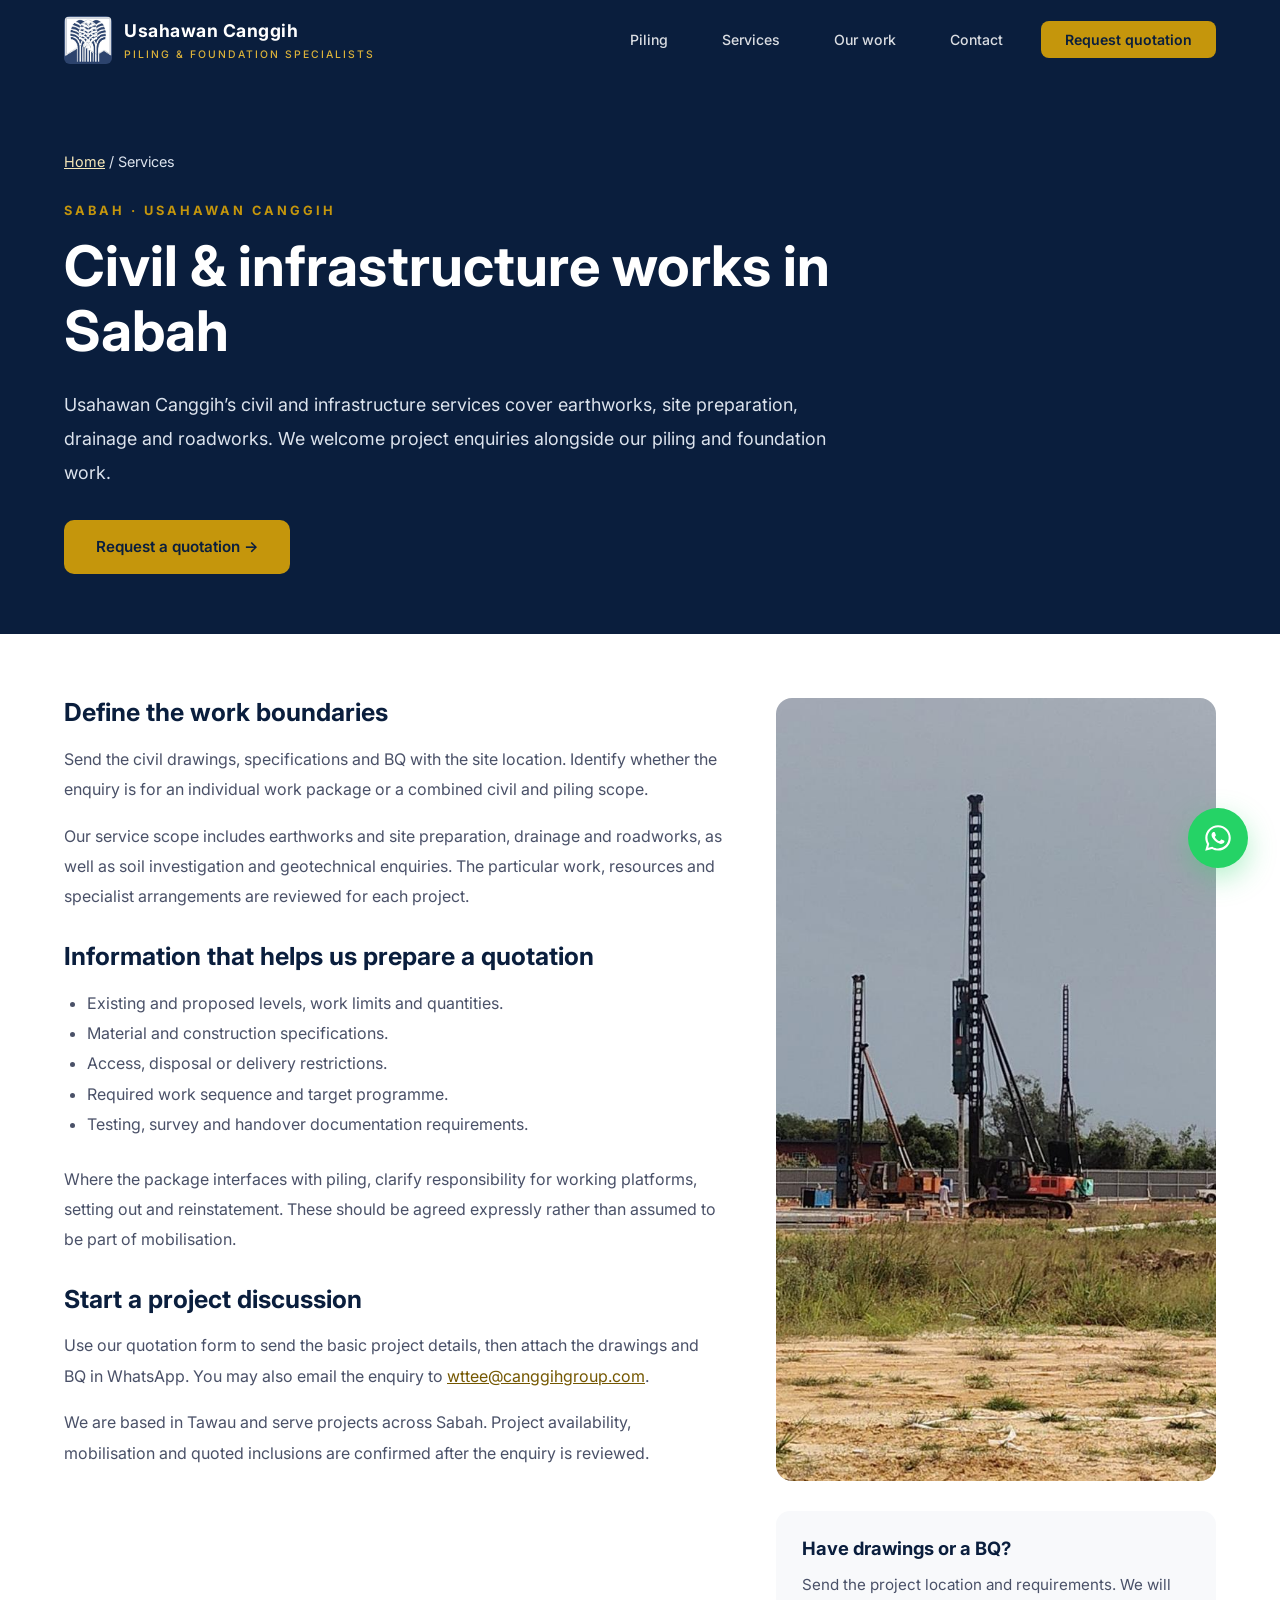
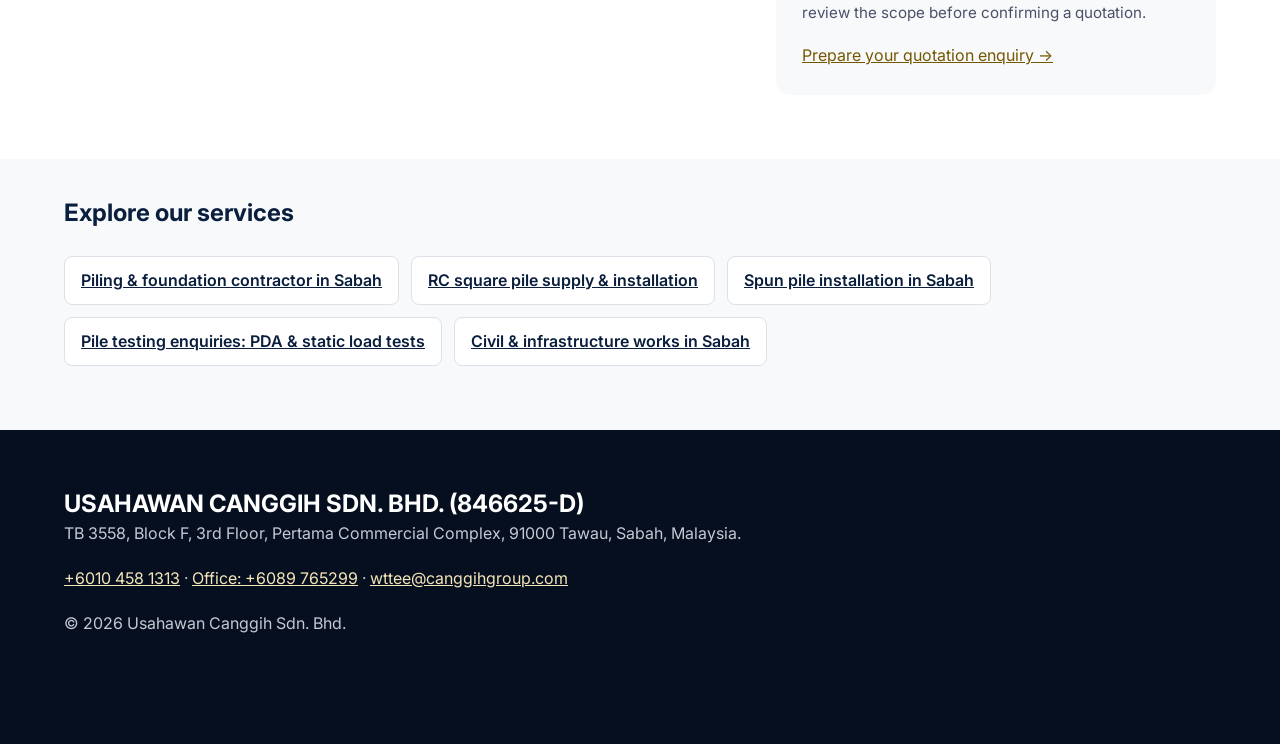
<file: civil-infrastructure-works.html>
<!DOCTYPE html><html lang="en"><head><meta charset="UTF-8"><meta name="viewport" content="width=device-width, initial-scale=1"><title>Civil &amp; Infrastructure Works in Sabah | Usahawan Canggih</title><meta name="description" content="Enquire about earthworks, site preparation, drainage and roadworks in Sabah. Send your civil works drawings and BQ to Usahawan Canggih."><link rel="canonical" href="https://canggihgroup.com.my/civil-infrastructure-works.html"><meta property="og:type" content="website"><meta property="og:locale" content="en_MY"><meta property="og:site_name" content="Usahawan Canggih"><meta property="og:title" content="Civil &amp; Infrastructure Works in Sabah | Usahawan Canggih"><meta property="og:description" content="Enquire about earthworks, site preparation, drainage and roadworks in Sabah. Send your civil works drawings and BQ to Usahawan Canggih."><meta property="og:url" content="https://canggihgroup.com.my/civil-infrastructure-works.html"><meta property="og:image" content="https://canggihgroup.com.my/hero-piling.jpg"><meta name="twitter:card" content="summary_large_image"><script type="application/ld+json">{"@context": "https://schema.org", "@graph": [{"@type": "GeneralContractor", "@id": "https://canggihgroup.com.my/#business", "name": "Usahawan Canggih Sdn. Bhd.", "url": "https://canggihgroup.com.my/", "image": "https://canggihgroup.com.my/hero-piling.jpg", "logo": "https://canggihgroup.com.my/logo.jpg", "telephone": "+60104581313", "email": "wttee@canggihgroup.com", "address": {"@type": "PostalAddress", "streetAddress": "TB 3558, Block F, 3rd Floor, Pertama Commercial Complex", "addressLocality": "Tawau", "addressRegion": "Sabah", "postalCode": "91000", "addressCountry": "MY"}, "areaServed": {"@type": "State", "name": "Sabah"}, "identifier": "846625-D"}, {"@type": "WebSite", "@id": "https://canggihgroup.com.my/#website", "url": "https://canggihgroup.com.my/", "name": "Usahawan Canggih", "publisher": {"@id": "https://canggihgroup.com.my/#business"}}, {"@type": "Service", "name": "Civil & infrastructure works in Sabah", "provider": {"@id": "https://canggihgroup.com.my/#business"}, "areaServed": {"@type": "State", "name": "Sabah"}, "url": "https://canggihgroup.com.my/civil-infrastructure-works.html", "description": "Enquire about earthworks, site preparation, drainage and roadworks in Sabah. Send your civil works drawings and BQ to Usahawan Canggih."}, {"@type": "BreadcrumbList", "itemListElement": [{"@type": "ListItem", "position": 1, "name": "Home", "item": "https://canggihgroup.com.my/"}, {"@type": "ListItem", "position": 2, "name": "Civil & infrastructure works in Sabah", "item": "https://canggihgroup.com.my/civil-infrastructure-works.html"}]}]}</script><link rel="icon" href="favicon.ico"><link rel="preconnect" href="https://fonts.googleapis.com"><link href="https://fonts.googleapis.com/css2?family=Inter:wght@400;500;600;700;800&display=swap" rel="stylesheet"><link rel="stylesheet" href="assets/site.css?v=20261117b"><link rel="stylesheet" href="assets/lead-generation.css?v=20261117b"></head><body class="service-page"><a class="skip-link" href="#main">Skip to content</a><nav class="navbar" id="navbar"><div class="container"><a href="/" class="nav-logo"><img src="logo.jpg" alt="Usahawan Canggih"><div><div class="nav-logo-text">Usahawan Canggih</div><div class="nav-logo-sub">Piling &amp; Foundation Specialists</div></div></a><button class="nav-toggle" aria-label="Open navigation" aria-expanded="false" aria-controls="navLinks" onclick="toggleNav()"><span></span><span></span><span></span></button><ul class="nav-links" id="navLinks"><li><a href="piling-contractor-sabah.html">Piling</a></li><li><a href="/#services">Services</a></li><li><a href="/#projects">Our work</a></li><li><a href="/#contact">Contact</a></li><li><a href="request-quotation.html" class="nav-cta">Request quotation</a></li></ul></div></nav><main id="main"><header class="page-hero"><div class="container"><p class="breadcrumb"><a href="/">Home</a> / Services</p><span class="section-label">Sabah · Usahawan Canggih</span><h1>Civil & infrastructure works in Sabah</h1><p class="page-lead">Usahawan Canggih’s civil and infrastructure services cover earthworks, site preparation, drainage and roadworks. We welcome project enquiries alongside our piling and foundation work.</p><a href="request-quotation.html" class="btn btn-primary">Request a quotation →</a></div></header><section class="service-body"><div class="container article-grid"><article class="article-copy"><h2>Define the work boundaries</h2><p>Send the civil drawings, specifications and BQ with the site location. Identify whether the enquiry is for an individual work package or a combined civil and piling scope.</p><p>Our service scope includes earthworks and site preparation, drainage and roadworks, as well as soil investigation and geotechnical enquiries. The particular work, resources and specialist arrangements are reviewed for each project.</p><h2>Information that helps us prepare a quotation</h2><ul><li>Existing and proposed levels, work limits and quantities.</li><li>Material and construction specifications.</li><li>Access, disposal or delivery restrictions.</li><li>Required work sequence and target programme.</li><li>Testing, survey and handover documentation requirements.</li></ul><p>Where the package interfaces with piling, clarify responsibility for working platforms, setting out and reinstatement. These should be agreed expressly rather than assumed to be part of mobilisation.</p><h2>Start a project discussion</h2><p>Use our quotation form to send the basic project details, then attach the drawings and BQ in WhatsApp. You may also email the enquiry to <a href="mailto:wttee@canggihgroup.com">wttee@canggihgroup.com</a>.</p><p>We are based in Tawau and serve projects across Sabah. Project availability, mobilisation and quoted inclusions are confirmed after the enquiry is reviewed.</p></article><aside class="service-aside"><img src="images/site-18.jpg" alt="Civil works image from the Usahawan Canggih project gallery" loading="lazy"><div class="aside-card"><h2>Have drawings or a BQ?</h2><p>Send the project location and requirements. We will review the scope before confirming a quotation.</p><a href="request-quotation.html">Prepare your quotation enquiry →</a></div></aside></div></section><section class="related-section"><div class="container"><h2>Explore our services</h2><div class="service-links"><a href="piling-contractor-sabah.html">Piling &amp; foundation contractor in Sabah</a><a href="rc-square-piling.html">RC square pile supply &amp; installation</a><a href="spun-piling.html">Spun pile installation in Sabah</a><a href="pile-testing.html">Pile testing enquiries: PDA &amp; static load tests</a><a href="civil-infrastructure-works.html">Civil &amp; infrastructure works in Sabah</a></div></div></section></main><footer class="footer"><div class="container"><h3>USAHAWAN CANGGIH SDN. BHD. (846625-D)</h3><p>TB 3558, Block F, 3rd Floor, Pertama Commercial Complex, 91000 Tawau, Sabah, Malaysia.</p><p><a href="tel:+60104581313">+6010 458 1313</a> · <a href="tel:+6089765299">Office: +6089 765299</a> · <a href="mailto:wttee@canggihgroup.com">wttee@canggihgroup.com</a></p><p>© 2026 Usahawan Canggih Sdn. Bhd.</p></div></footer><a
        class="whatsapp-float"
        href="https://wa.me/60104581313?text=Hello%2C%20I%20would%20like%20to%20enquire%20about%20piling%20and%20foundation%20works."
        target="_blank"
        rel="noopener noreferrer"
        aria-label="Chat with Usahawan Canggih on WhatsApp"
        title="WhatsApp Us"
    >
        <svg viewBox="0 0 32 32" aria-hidden="true"><path d="M16.03 3.2c-7.02 0-12.73 5.68-12.73 12.66 0 2.23.58 4.42 1.69 6.34L3.2 28.8l6.79-1.78a12.8 12.8 0 0 0 6.04 1.53h.01c7.02 0 12.73-5.68 12.73-12.67C28.77 8.88 23.06 3.2 16.03 3.2Zm0 23.22h-.01c-1.9 0-3.76-.51-5.39-1.48l-.39-.23-4.03 1.06 1.08-3.91-.25-.4a10.45 10.45 0 0 1-1.61-5.6c0-5.81 4.76-10.54 10.61-10.54 2.84 0 5.5 1.1 7.51 3.09a10.44 10.44 0 0 1 3.1 7.46c0 5.82-4.76 10.55-10.62 10.55Zm5.82-7.9c-.32-.16-1.89-.93-2.18-1.04-.29-.11-.5-.16-.72.16-.21.32-.82 1.04-1.01 1.25-.19.21-.37.24-.69.08-.32-.16-1.35-.49-2.57-1.58-.95-.84-1.59-1.88-1.78-2.2-.19-.32-.02-.49.14-.65.15-.15.32-.37.48-.56.16-.19.21-.32.32-.53.11-.21.05-.4-.03-.56-.08-.16-.72-1.72-.98-2.36-.26-.62-.52-.53-.72-.54l-.61-.01c-.21 0-.56.08-.85.4-.29.32-1.11 1.08-1.11 2.63 0 1.55 1.14 3.05 1.3 3.26.16.21 2.24 3.4 5.43 4.77.76.33 1.35.52 1.81.67.76.24 1.45.21 2 .13.61-.09 1.89-.77 2.15-1.51.27-.75.27-1.39.19-1.52-.08-.13-.29-.21-.61-.37Z"/></svg>
    </a><script src="assets/navigation.js" defer></script><script src="assets/enquiry.js" defer></script></body></html>
</file>
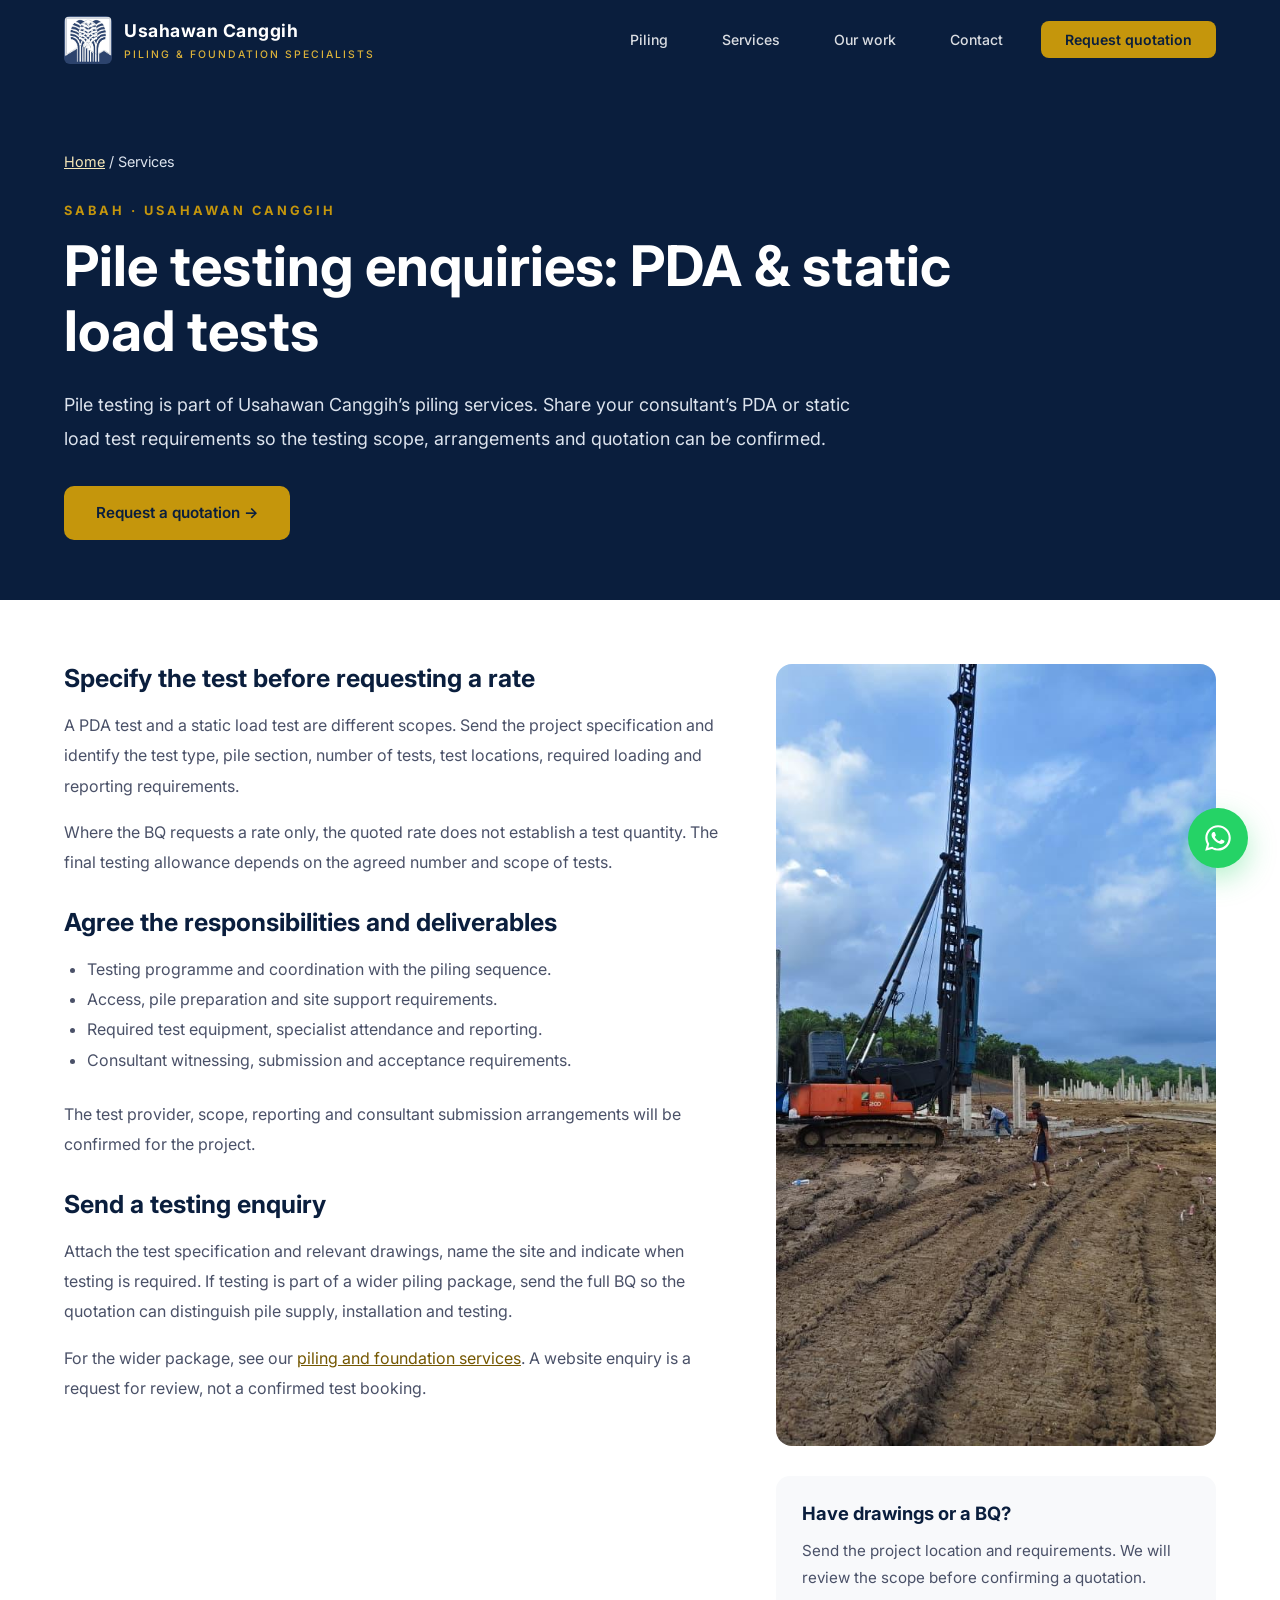
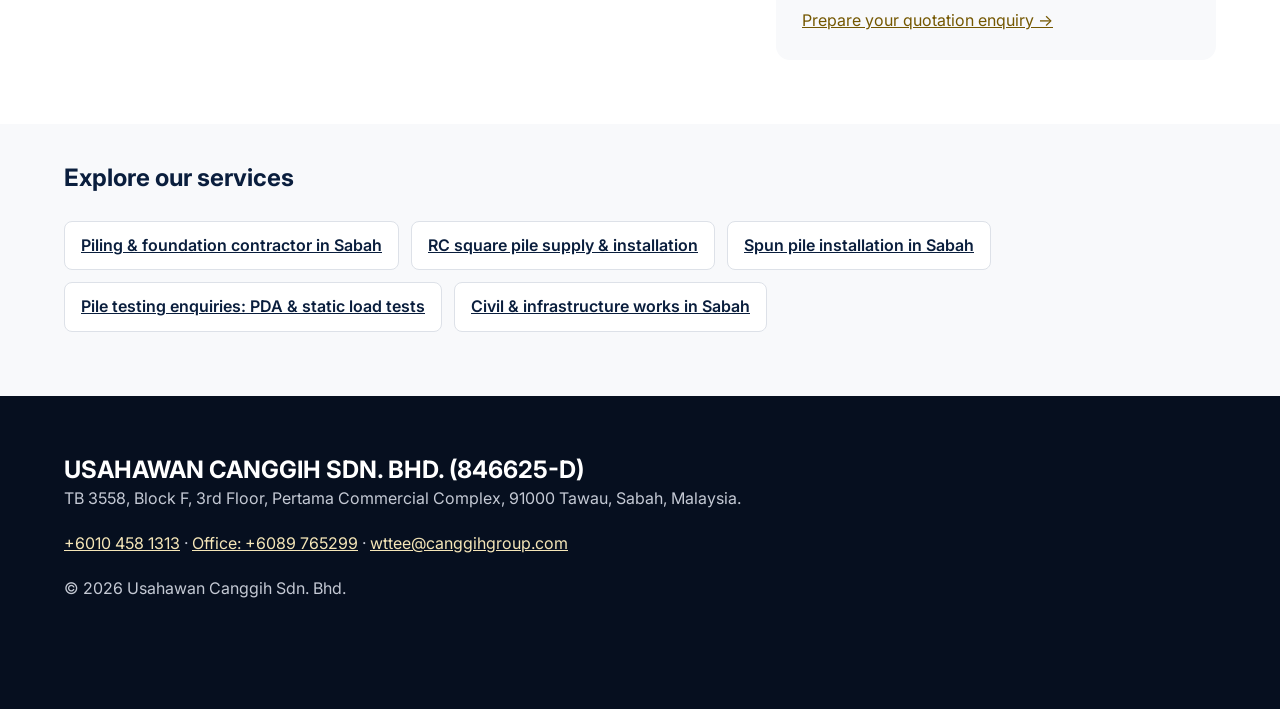
<file: pile-testing.html>
<!DOCTYPE html><html lang="en"><head><meta charset="UTF-8"><meta name="viewport" content="width=device-width, initial-scale=1"><title>Pile Testing: PDA &amp; Static Load Tests | Sabah | Usahawan Canggih</title><meta name="description" content="Discuss PDA and static pile load testing requirements for Sabah piling projects with Usahawan Canggih. Send the test specification, locations and programme."><link rel="canonical" href="https://canggihgroup.com.my/pile-testing.html"><meta property="og:type" content="website"><meta property="og:locale" content="en_MY"><meta property="og:site_name" content="Usahawan Canggih"><meta property="og:title" content="Pile Testing: PDA &amp; Static Load Tests | Sabah | Usahawan Canggih"><meta property="og:description" content="Discuss PDA and static pile load testing requirements for Sabah piling projects with Usahawan Canggih. Send the test specification, locations and programme."><meta property="og:url" content="https://canggihgroup.com.my/pile-testing.html"><meta property="og:image" content="https://canggihgroup.com.my/hero-piling.jpg"><meta name="twitter:card" content="summary_large_image"><script type="application/ld+json">{"@context": "https://schema.org", "@graph": [{"@type": "GeneralContractor", "@id": "https://canggihgroup.com.my/#business", "name": "Usahawan Canggih Sdn. Bhd.", "url": "https://canggihgroup.com.my/", "image": "https://canggihgroup.com.my/hero-piling.jpg", "logo": "https://canggihgroup.com.my/logo.jpg", "telephone": "+60104581313", "email": "wttee@canggihgroup.com", "address": {"@type": "PostalAddress", "streetAddress": "TB 3558, Block F, 3rd Floor, Pertama Commercial Complex", "addressLocality": "Tawau", "addressRegion": "Sabah", "postalCode": "91000", "addressCountry": "MY"}, "areaServed": {"@type": "State", "name": "Sabah"}, "identifier": "846625-D"}, {"@type": "WebSite", "@id": "https://canggihgroup.com.my/#website", "url": "https://canggihgroup.com.my/", "name": "Usahawan Canggih", "publisher": {"@id": "https://canggihgroup.com.my/#business"}}, {"@type": "Service", "name": "Pile testing enquiries: PDA & static load tests", "provider": {"@id": "https://canggihgroup.com.my/#business"}, "areaServed": {"@type": "State", "name": "Sabah"}, "url": "https://canggihgroup.com.my/pile-testing.html", "description": "Discuss PDA and static pile load testing requirements for Sabah piling projects with Usahawan Canggih. Send the test specification, locations and programme."}, {"@type": "BreadcrumbList", "itemListElement": [{"@type": "ListItem", "position": 1, "name": "Home", "item": "https://canggihgroup.com.my/"}, {"@type": "ListItem", "position": 2, "name": "Pile testing enquiries: PDA & static load tests", "item": "https://canggihgroup.com.my/pile-testing.html"}]}]}</script><link rel="icon" href="favicon.ico"><link rel="preconnect" href="https://fonts.googleapis.com"><link href="https://fonts.googleapis.com/css2?family=Inter:wght@400;500;600;700;800&display=swap" rel="stylesheet"><link rel="stylesheet" href="assets/site.css?v=20261117b"><link rel="stylesheet" href="assets/lead-generation.css?v=20261117b"></head><body class="service-page"><a class="skip-link" href="#main">Skip to content</a><nav class="navbar" id="navbar"><div class="container"><a href="/" class="nav-logo"><img src="logo.jpg" alt="Usahawan Canggih"><div><div class="nav-logo-text">Usahawan Canggih</div><div class="nav-logo-sub">Piling &amp; Foundation Specialists</div></div></a><button class="nav-toggle" aria-label="Open navigation" aria-expanded="false" aria-controls="navLinks" onclick="toggleNav()"><span></span><span></span><span></span></button><ul class="nav-links" id="navLinks"><li><a href="piling-contractor-sabah.html">Piling</a></li><li><a href="/#services">Services</a></li><li><a href="/#projects">Our work</a></li><li><a href="/#contact">Contact</a></li><li><a href="request-quotation.html" class="nav-cta">Request quotation</a></li></ul></div></nav><main id="main"><header class="page-hero"><div class="container"><p class="breadcrumb"><a href="/">Home</a> / Services</p><span class="section-label">Sabah · Usahawan Canggih</span><h1>Pile testing enquiries: PDA & static load tests</h1><p class="page-lead">Pile testing is part of Usahawan Canggih’s piling services. Share your consultant’s PDA or static load test requirements so the testing scope, arrangements and quotation can be confirmed.</p><a href="request-quotation.html" class="btn btn-primary">Request a quotation →</a></div></header><section class="service-body"><div class="container article-grid"><article class="article-copy"><h2>Specify the test before requesting a rate</h2><p>A PDA test and a static load test are different scopes. Send the project specification and identify the test type, pile section, number of tests, test locations, required loading and reporting requirements.</p><p>Where the BQ requests a rate only, the quoted rate does not establish a test quantity. The final testing allowance depends on the agreed number and scope of tests.</p><h2>Agree the responsibilities and deliverables</h2><ul><li>Testing programme and coordination with the piling sequence.</li><li>Access, pile preparation and site support requirements.</li><li>Required test equipment, specialist attendance and reporting.</li><li>Consultant witnessing, submission and acceptance requirements.</li></ul><p>The test provider, scope, reporting and consultant submission arrangements will be confirmed for the project.</p><h2>Send a testing enquiry</h2><p>Attach the test specification and relevant drawings, name the site and indicate when testing is required. If testing is part of a wider piling package, send the full BQ so the quotation can distinguish pile supply, installation and testing.</p><p>For the wider package, see our <a href="piling-contractor-sabah.html">piling and foundation services</a>. A website enquiry is a request for review, not a confirmed test booking.</p></article><aside class="service-aside"><img src="images/site-12.jpg" alt="Piling work from the Usahawan Canggih project gallery" loading="lazy"><div class="aside-card"><h2>Have drawings or a BQ?</h2><p>Send the project location and requirements. We will review the scope before confirming a quotation.</p><a href="request-quotation.html">Prepare your quotation enquiry →</a></div></aside></div></section><section class="related-section"><div class="container"><h2>Explore our services</h2><div class="service-links"><a href="piling-contractor-sabah.html">Piling &amp; foundation contractor in Sabah</a><a href="rc-square-piling.html">RC square pile supply &amp; installation</a><a href="spun-piling.html">Spun pile installation in Sabah</a><a href="pile-testing.html">Pile testing enquiries: PDA &amp; static load tests</a><a href="civil-infrastructure-works.html">Civil &amp; infrastructure works in Sabah</a></div></div></section></main><footer class="footer"><div class="container"><h3>USAHAWAN CANGGIH SDN. BHD. (846625-D)</h3><p>TB 3558, Block F, 3rd Floor, Pertama Commercial Complex, 91000 Tawau, Sabah, Malaysia.</p><p><a href="tel:+60104581313">+6010 458 1313</a> · <a href="tel:+6089765299">Office: +6089 765299</a> · <a href="mailto:wttee@canggihgroup.com">wttee@canggihgroup.com</a></p><p>© 2026 Usahawan Canggih Sdn. Bhd.</p></div></footer><a
        class="whatsapp-float"
        href="https://wa.me/60104581313?text=Hello%2C%20I%20would%20like%20to%20enquire%20about%20piling%20and%20foundation%20works."
        target="_blank"
        rel="noopener noreferrer"
        aria-label="Chat with Usahawan Canggih on WhatsApp"
        title="WhatsApp Us"
    >
        <svg viewBox="0 0 32 32" aria-hidden="true"><path d="M16.03 3.2c-7.02 0-12.73 5.68-12.73 12.66 0 2.23.58 4.42 1.69 6.34L3.2 28.8l6.79-1.78a12.8 12.8 0 0 0 6.04 1.53h.01c7.02 0 12.73-5.68 12.73-12.67C28.77 8.88 23.06 3.2 16.03 3.2Zm0 23.22h-.01c-1.9 0-3.76-.51-5.39-1.48l-.39-.23-4.03 1.06 1.08-3.91-.25-.4a10.45 10.45 0 0 1-1.61-5.6c0-5.81 4.76-10.54 10.61-10.54 2.84 0 5.5 1.1 7.51 3.09a10.44 10.44 0 0 1 3.1 7.46c0 5.82-4.76 10.55-10.62 10.55Zm5.82-7.9c-.32-.16-1.89-.93-2.18-1.04-.29-.11-.5-.16-.72.16-.21.32-.82 1.04-1.01 1.25-.19.21-.37.24-.69.08-.32-.16-1.35-.49-2.57-1.58-.95-.84-1.59-1.88-1.78-2.2-.19-.32-.02-.49.14-.65.15-.15.32-.37.48-.56.16-.19.21-.32.32-.53.11-.21.05-.4-.03-.56-.08-.16-.72-1.72-.98-2.36-.26-.62-.52-.53-.72-.54l-.61-.01c-.21 0-.56.08-.85.4-.29.32-1.11 1.08-1.11 2.63 0 1.55 1.14 3.05 1.3 3.26.16.21 2.24 3.4 5.43 4.77.76.33 1.35.52 1.81.67.76.24 1.45.21 2 .13.61-.09 1.89-.77 2.15-1.51.27-.75.27-1.39.19-1.52-.08-.13-.29-.21-.61-.37Z"/></svg>
    </a><script src="assets/navigation.js" defer></script><script src="assets/enquiry.js" defer></script></body></html>
</file>
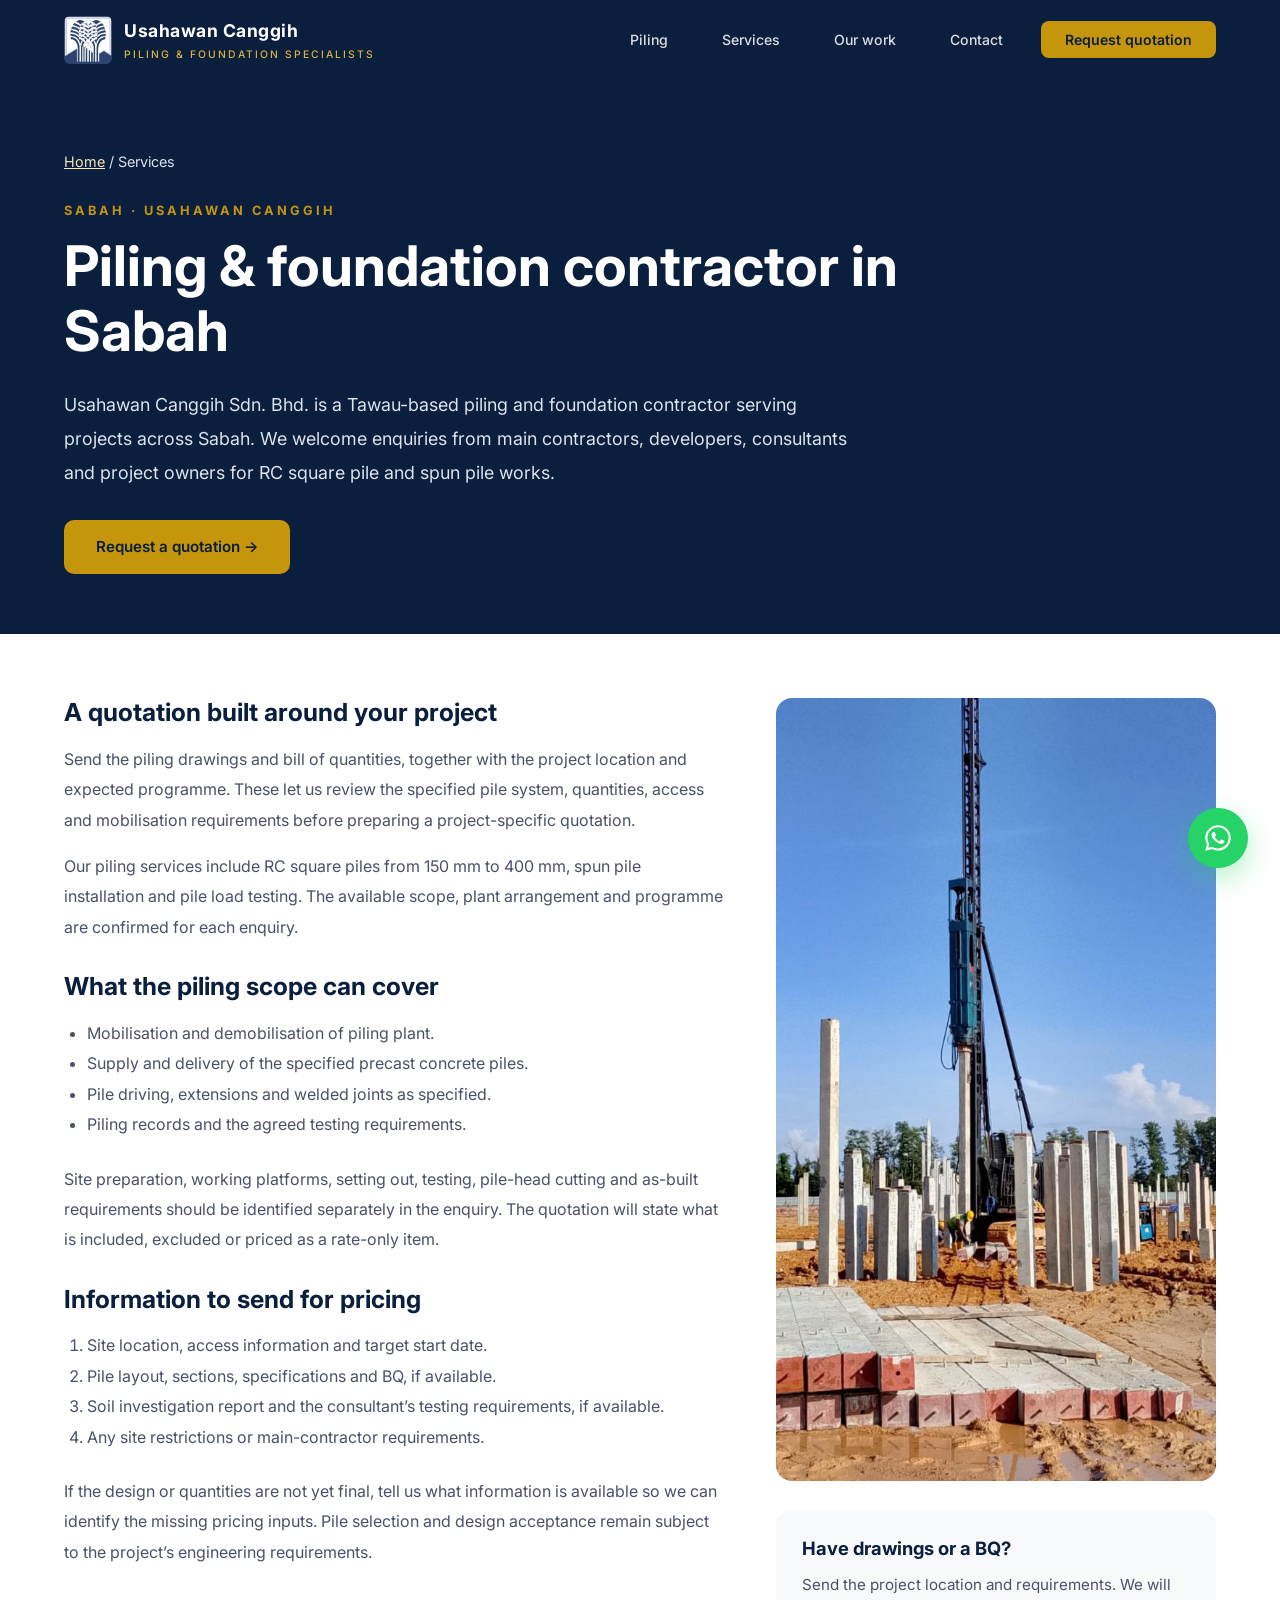
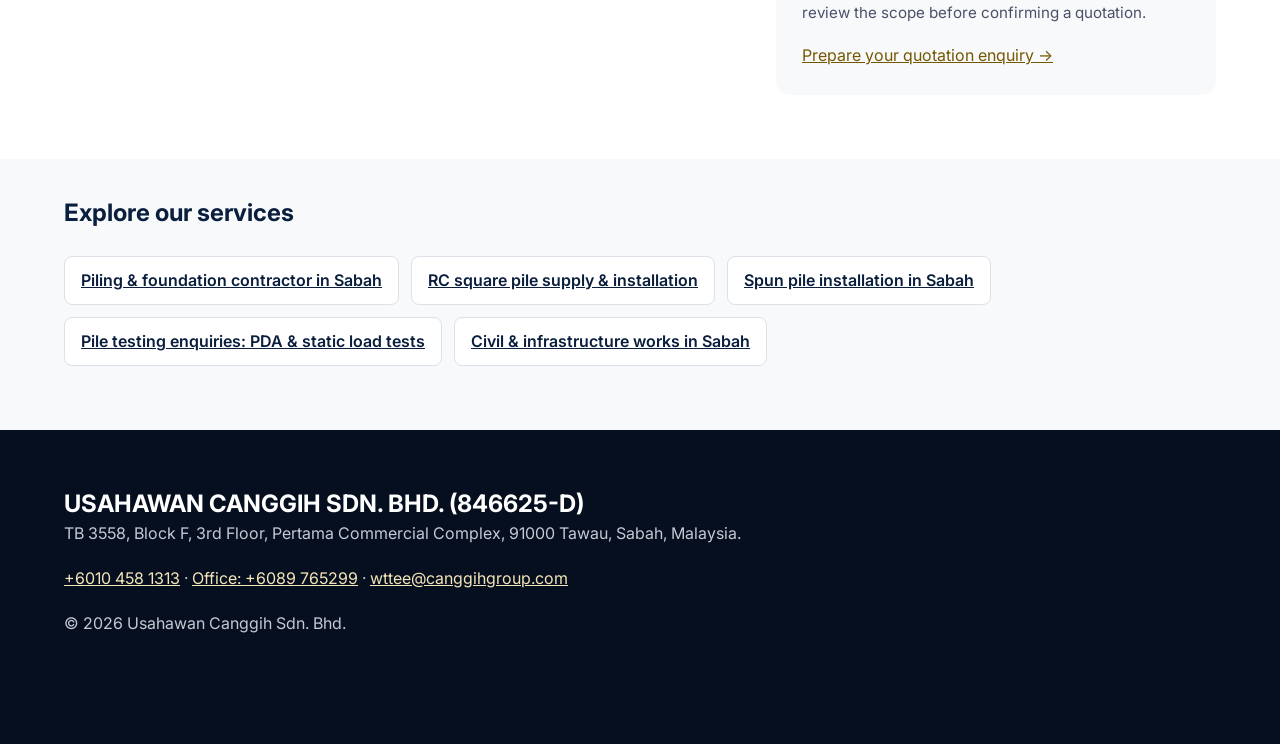
<file: piling-contractor-sabah.html>
<!DOCTYPE html><html lang="en"><head><meta charset="UTF-8"><meta name="viewport" content="width=device-width, initial-scale=1"><title>Piling Contractor in Sabah | Usahawan Canggih</title><meta name="description" content="Request a piling quotation from Usahawan Canggih in Tawau, Sabah. RC square piles, spun piles, driving and testing scope for your project."><link rel="canonical" href="https://canggihgroup.com.my/piling-contractor-sabah.html"><meta property="og:type" content="website"><meta property="og:locale" content="en_MY"><meta property="og:site_name" content="Usahawan Canggih"><meta property="og:title" content="Piling Contractor in Sabah | Usahawan Canggih"><meta property="og:description" content="Request a piling quotation from Usahawan Canggih in Tawau, Sabah. RC square piles, spun piles, driving and testing scope for your project."><meta property="og:url" content="https://canggihgroup.com.my/piling-contractor-sabah.html"><meta property="og:image" content="https://canggihgroup.com.my/hero-piling.jpg"><meta name="twitter:card" content="summary_large_image"><script type="application/ld+json">{"@context": "https://schema.org", "@graph": [{"@type": "GeneralContractor", "@id": "https://canggihgroup.com.my/#business", "name": "Usahawan Canggih Sdn. Bhd.", "url": "https://canggihgroup.com.my/", "image": "https://canggihgroup.com.my/hero-piling.jpg", "logo": "https://canggihgroup.com.my/logo.jpg", "telephone": "+60104581313", "email": "wttee@canggihgroup.com", "address": {"@type": "PostalAddress", "streetAddress": "TB 3558, Block F, 3rd Floor, Pertama Commercial Complex", "addressLocality": "Tawau", "addressRegion": "Sabah", "postalCode": "91000", "addressCountry": "MY"}, "areaServed": {"@type": "State", "name": "Sabah"}, "identifier": "846625-D"}, {"@type": "WebSite", "@id": "https://canggihgroup.com.my/#website", "url": "https://canggihgroup.com.my/", "name": "Usahawan Canggih", "publisher": {"@id": "https://canggihgroup.com.my/#business"}}, {"@type": "Service", "name": "Piling & foundation contractor in Sabah", "provider": {"@id": "https://canggihgroup.com.my/#business"}, "areaServed": {"@type": "State", "name": "Sabah"}, "url": "https://canggihgroup.com.my/piling-contractor-sabah.html", "description": "Request a piling quotation from Usahawan Canggih in Tawau, Sabah. RC square piles, spun piles, driving and testing scope for your project."}, {"@type": "BreadcrumbList", "itemListElement": [{"@type": "ListItem", "position": 1, "name": "Home", "item": "https://canggihgroup.com.my/"}, {"@type": "ListItem", "position": 2, "name": "Piling & foundation contractor in Sabah", "item": "https://canggihgroup.com.my/piling-contractor-sabah.html"}]}]}</script><link rel="icon" href="favicon.ico"><link rel="preconnect" href="https://fonts.googleapis.com"><link href="https://fonts.googleapis.com/css2?family=Inter:wght@400;500;600;700;800&display=swap" rel="stylesheet"><link rel="stylesheet" href="assets/site.css?v=20261117b"><link rel="stylesheet" href="assets/lead-generation.css?v=20261117b"></head><body class="service-page"><a class="skip-link" href="#main">Skip to content</a><nav class="navbar" id="navbar"><div class="container"><a href="/" class="nav-logo"><img src="logo.jpg" alt="Usahawan Canggih"><div><div class="nav-logo-text">Usahawan Canggih</div><div class="nav-logo-sub">Piling &amp; Foundation Specialists</div></div></a><button class="nav-toggle" aria-label="Open navigation" aria-expanded="false" aria-controls="navLinks" onclick="toggleNav()"><span></span><span></span><span></span></button><ul class="nav-links" id="navLinks"><li><a href="piling-contractor-sabah.html">Piling</a></li><li><a href="/#services">Services</a></li><li><a href="/#projects">Our work</a></li><li><a href="/#contact">Contact</a></li><li><a href="request-quotation.html" class="nav-cta">Request quotation</a></li></ul></div></nav><main id="main"><header class="page-hero"><div class="container"><p class="breadcrumb"><a href="/">Home</a> / Services</p><span class="section-label">Sabah · Usahawan Canggih</span><h1>Piling & foundation contractor in Sabah</h1><p class="page-lead">Usahawan Canggih Sdn. Bhd. is a Tawau-based piling and foundation contractor serving projects across Sabah. We welcome enquiries from main contractors, developers, consultants and project owners for RC square pile and spun pile works.</p><a href="request-quotation.html" class="btn btn-primary">Request a quotation →</a></div></header><section class="service-body"><div class="container article-grid"><article class="article-copy"><h2>A quotation built around your project</h2><p>Send the piling drawings and bill of quantities, together with the project location and expected programme. These let us review the specified pile system, quantities, access and mobilisation requirements before preparing a project-specific quotation.</p><p>Our piling services include RC square piles from 150 mm to 400 mm, spun pile installation and pile load testing. The available scope, plant arrangement and programme are confirmed for each enquiry.</p><h2>What the piling scope can cover</h2><ul><li>Mobilisation and demobilisation of piling plant.</li><li>Supply and delivery of the specified precast concrete piles.</li><li>Pile driving, extensions and welded joints as specified.</li><li>Piling records and the agreed testing requirements.</li></ul><p>Site preparation, working platforms, setting out, testing, pile-head cutting and as-built requirements should be identified separately in the enquiry. The quotation will state what is included, excluded or priced as a rate-only item.</p><h2>Information to send for pricing</h2><ol><li>Site location, access information and target start date.</li><li>Pile layout, sections, specifications and BQ, if available.</li><li>Soil investigation report and the consultant’s testing requirements, if available.</li><li>Any site restrictions or main-contractor requirements.</li></ol><p>If the design or quantities are not yet final, tell us what information is available so we can identify the missing pricing inputs. Pile selection and design acceptance remain subject to the project’s engineering requirements.</p></article><aside class="service-aside"><img src="images/site-06.jpg" alt="RC piling works in the Usahawan Canggih project gallery" loading="lazy"><div class="aside-card"><h2>Have drawings or a BQ?</h2><p>Send the project location and requirements. We will review the scope before confirming a quotation.</p><a href="request-quotation.html">Prepare your quotation enquiry →</a></div></aside></div></section><section class="related-section"><div class="container"><h2>Explore our services</h2><div class="service-links"><a href="piling-contractor-sabah.html">Piling &amp; foundation contractor in Sabah</a><a href="rc-square-piling.html">RC square pile supply &amp; installation</a><a href="spun-piling.html">Spun pile installation in Sabah</a><a href="pile-testing.html">Pile testing enquiries: PDA &amp; static load tests</a><a href="civil-infrastructure-works.html">Civil &amp; infrastructure works in Sabah</a></div></div></section></main><footer class="footer"><div class="container"><h3>USAHAWAN CANGGIH SDN. BHD. (846625-D)</h3><p>TB 3558, Block F, 3rd Floor, Pertama Commercial Complex, 91000 Tawau, Sabah, Malaysia.</p><p><a href="tel:+60104581313">+6010 458 1313</a> · <a href="tel:+6089765299">Office: +6089 765299</a> · <a href="mailto:wttee@canggihgroup.com">wttee@canggihgroup.com</a></p><p>© 2026 Usahawan Canggih Sdn. Bhd.</p></div></footer><a
        class="whatsapp-float"
        href="https://wa.me/60104581313?text=Hello%2C%20I%20would%20like%20to%20enquire%20about%20piling%20and%20foundation%20works."
        target="_blank"
        rel="noopener noreferrer"
        aria-label="Chat with Usahawan Canggih on WhatsApp"
        title="WhatsApp Us"
    >
        <svg viewBox="0 0 32 32" aria-hidden="true"><path d="M16.03 3.2c-7.02 0-12.73 5.68-12.73 12.66 0 2.23.58 4.42 1.69 6.34L3.2 28.8l6.79-1.78a12.8 12.8 0 0 0 6.04 1.53h.01c7.02 0 12.73-5.68 12.73-12.67C28.77 8.88 23.06 3.2 16.03 3.2Zm0 23.22h-.01c-1.9 0-3.76-.51-5.39-1.48l-.39-.23-4.03 1.06 1.08-3.91-.25-.4a10.45 10.45 0 0 1-1.61-5.6c0-5.81 4.76-10.54 10.61-10.54 2.84 0 5.5 1.1 7.51 3.09a10.44 10.44 0 0 1 3.1 7.46c0 5.82-4.76 10.55-10.62 10.55Zm5.82-7.9c-.32-.16-1.89-.93-2.18-1.04-.29-.11-.5-.16-.72.16-.21.32-.82 1.04-1.01 1.25-.19.21-.37.24-.69.08-.32-.16-1.35-.49-2.57-1.58-.95-.84-1.59-1.88-1.78-2.2-.19-.32-.02-.49.14-.65.15-.15.32-.37.48-.56.16-.19.21-.32.32-.53.11-.21.05-.4-.03-.56-.08-.16-.72-1.72-.98-2.36-.26-.62-.52-.53-.72-.54l-.61-.01c-.21 0-.56.08-.85.4-.29.32-1.11 1.08-1.11 2.63 0 1.55 1.14 3.05 1.3 3.26.16.21 2.24 3.4 5.43 4.77.76.33 1.35.52 1.81.67.76.24 1.45.21 2 .13.61-.09 1.89-.77 2.15-1.51.27-.75.27-1.39.19-1.52-.08-.13-.29-.21-.61-.37Z"/></svg>
    </a><script src="assets/navigation.js" defer></script><script src="assets/enquiry.js" defer></script></body></html>
</file>
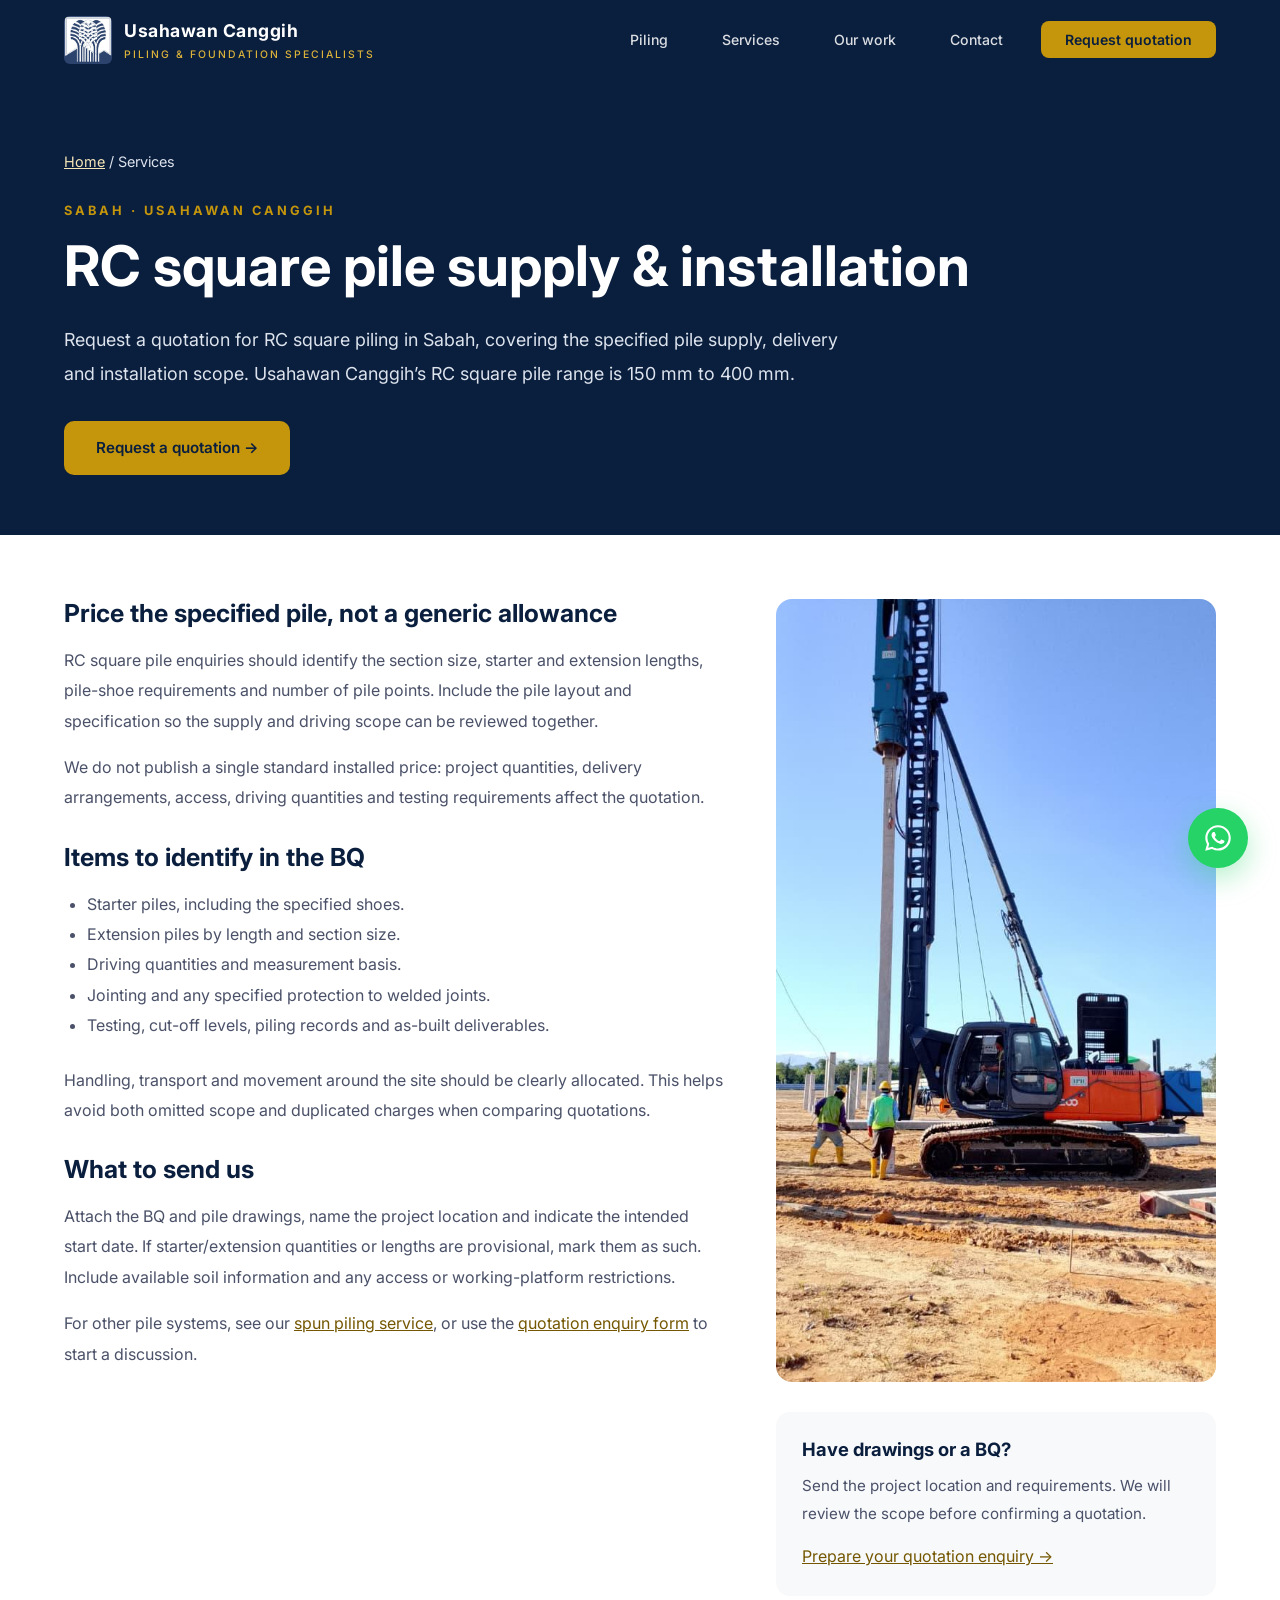
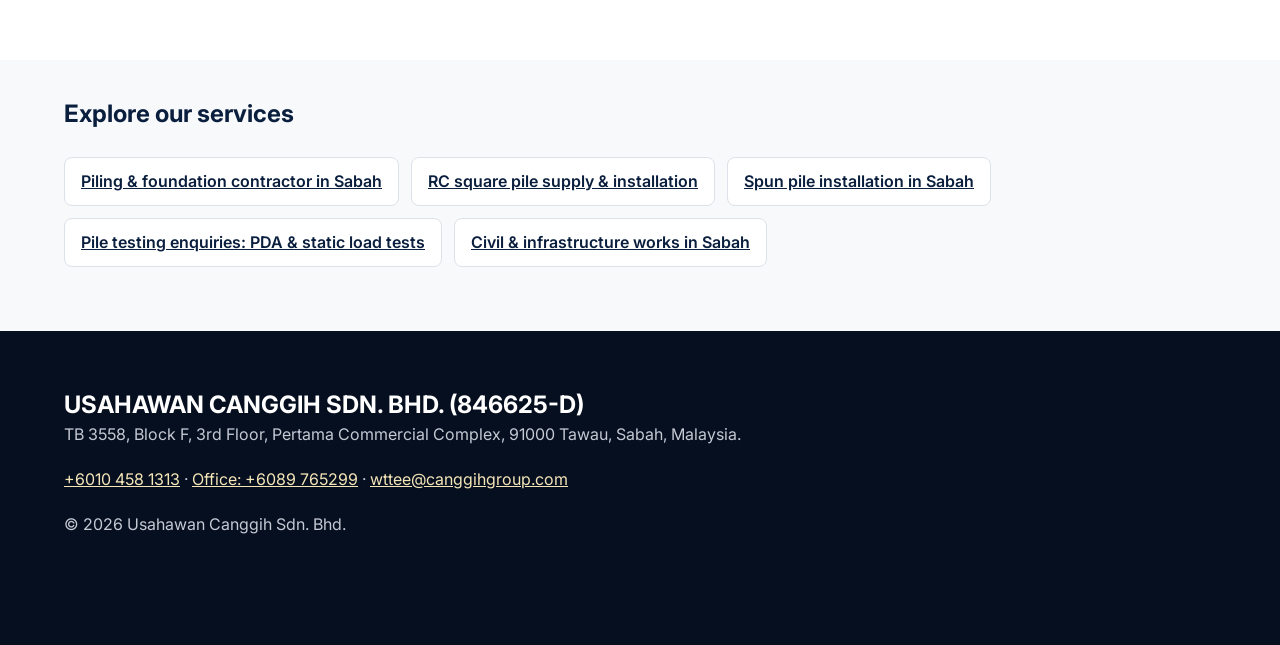
<file: rc-square-piling.html>
<!DOCTYPE html><html lang="en"><head><meta charset="UTF-8"><meta name="viewport" content="width=device-width, initial-scale=1"><title>RC Square Piling in Sabah | Usahawan Canggih</title><meta name="description" content="Enquire about 150–400 mm RC square pile works in Sabah. Send pile sizes, lengths, drawings and quantities to Usahawan Canggih for a quotation."><link rel="canonical" href="https://canggihgroup.com.my/rc-square-piling.html"><meta property="og:type" content="website"><meta property="og:locale" content="en_MY"><meta property="og:site_name" content="Usahawan Canggih"><meta property="og:title" content="RC Square Piling in Sabah | Usahawan Canggih"><meta property="og:description" content="Enquire about 150–400 mm RC square pile works in Sabah. Send pile sizes, lengths, drawings and quantities to Usahawan Canggih for a quotation."><meta property="og:url" content="https://canggihgroup.com.my/rc-square-piling.html"><meta property="og:image" content="https://canggihgroup.com.my/hero-piling.jpg"><meta name="twitter:card" content="summary_large_image"><script type="application/ld+json">{"@context": "https://schema.org", "@graph": [{"@type": "GeneralContractor", "@id": "https://canggihgroup.com.my/#business", "name": "Usahawan Canggih Sdn. Bhd.", "url": "https://canggihgroup.com.my/", "image": "https://canggihgroup.com.my/hero-piling.jpg", "logo": "https://canggihgroup.com.my/logo.jpg", "telephone": "+60104581313", "email": "wttee@canggihgroup.com", "address": {"@type": "PostalAddress", "streetAddress": "TB 3558, Block F, 3rd Floor, Pertama Commercial Complex", "addressLocality": "Tawau", "addressRegion": "Sabah", "postalCode": "91000", "addressCountry": "MY"}, "areaServed": {"@type": "State", "name": "Sabah"}, "identifier": "846625-D"}, {"@type": "WebSite", "@id": "https://canggihgroup.com.my/#website", "url": "https://canggihgroup.com.my/", "name": "Usahawan Canggih", "publisher": {"@id": "https://canggihgroup.com.my/#business"}}, {"@type": "Service", "name": "RC square pile supply & installation", "provider": {"@id": "https://canggihgroup.com.my/#business"}, "areaServed": {"@type": "State", "name": "Sabah"}, "url": "https://canggihgroup.com.my/rc-square-piling.html", "description": "Enquire about 150–400 mm RC square pile works in Sabah. Send pile sizes, lengths, drawings and quantities to Usahawan Canggih for a quotation."}, {"@type": "BreadcrumbList", "itemListElement": [{"@type": "ListItem", "position": 1, "name": "Home", "item": "https://canggihgroup.com.my/"}, {"@type": "ListItem", "position": 2, "name": "RC square pile supply & installation", "item": "https://canggihgroup.com.my/rc-square-piling.html"}]}]}</script><link rel="icon" href="favicon.ico"><link rel="preconnect" href="https://fonts.googleapis.com"><link href="https://fonts.googleapis.com/css2?family=Inter:wght@400;500;600;700;800&display=swap" rel="stylesheet"><link rel="stylesheet" href="assets/site.css?v=20261117b"><link rel="stylesheet" href="assets/lead-generation.css?v=20261117b"></head><body class="service-page"><a class="skip-link" href="#main">Skip to content</a><nav class="navbar" id="navbar"><div class="container"><a href="/" class="nav-logo"><img src="logo.jpg" alt="Usahawan Canggih"><div><div class="nav-logo-text">Usahawan Canggih</div><div class="nav-logo-sub">Piling &amp; Foundation Specialists</div></div></a><button class="nav-toggle" aria-label="Open navigation" aria-expanded="false" aria-controls="navLinks" onclick="toggleNav()"><span></span><span></span><span></span></button><ul class="nav-links" id="navLinks"><li><a href="piling-contractor-sabah.html">Piling</a></li><li><a href="/#services">Services</a></li><li><a href="/#projects">Our work</a></li><li><a href="/#contact">Contact</a></li><li><a href="request-quotation.html" class="nav-cta">Request quotation</a></li></ul></div></nav><main id="main"><header class="page-hero"><div class="container"><p class="breadcrumb"><a href="/">Home</a> / Services</p><span class="section-label">Sabah · Usahawan Canggih</span><h1>RC square pile supply & installation</h1><p class="page-lead">Request a quotation for RC square piling in Sabah, covering the specified pile supply, delivery and installation scope. Usahawan Canggih’s RC square pile range is 150 mm to 400 mm.</p><a href="request-quotation.html" class="btn btn-primary">Request a quotation →</a></div></header><section class="service-body"><div class="container article-grid"><article class="article-copy"><h2>Price the specified pile, not a generic allowance</h2><p>RC square pile enquiries should identify the section size, starter and extension lengths, pile-shoe requirements and number of pile points. Include the pile layout and specification so the supply and driving scope can be reviewed together.</p><p>We do not publish a single standard installed price: project quantities, delivery arrangements, access, driving quantities and testing requirements affect the quotation.</p><h2>Items to identify in the BQ</h2><ul><li>Starter piles, including the specified shoes.</li><li>Extension piles by length and section size.</li><li>Driving quantities and measurement basis.</li><li>Jointing and any specified protection to welded joints.</li><li>Testing, cut-off levels, piling records and as-built deliverables.</li></ul><p>Handling, transport and movement around the site should be clearly allocated. This helps avoid both omitted scope and duplicated charges when comparing quotations.</p><h2>What to send us</h2><p>Attach the BQ and pile drawings, name the project location and indicate the intended start date. If starter/extension quantities or lengths are provisional, mark them as such. Include available soil information and any access or working-platform restrictions.</p><p>For other pile systems, see our <a href="spun-piling.html">spun piling service</a>, or use the <a href="request-quotation.html">quotation enquiry form</a> to start a discussion.</p></article><aside class="service-aside"><img src="images/site-03.jpg" alt="RC square pile driving from the company project gallery" loading="lazy"><div class="aside-card"><h2>Have drawings or a BQ?</h2><p>Send the project location and requirements. We will review the scope before confirming a quotation.</p><a href="request-quotation.html">Prepare your quotation enquiry →</a></div></aside></div></section><section class="related-section"><div class="container"><h2>Explore our services</h2><div class="service-links"><a href="piling-contractor-sabah.html">Piling &amp; foundation contractor in Sabah</a><a href="rc-square-piling.html">RC square pile supply &amp; installation</a><a href="spun-piling.html">Spun pile installation in Sabah</a><a href="pile-testing.html">Pile testing enquiries: PDA &amp; static load tests</a><a href="civil-infrastructure-works.html">Civil &amp; infrastructure works in Sabah</a></div></div></section></main><footer class="footer"><div class="container"><h3>USAHAWAN CANGGIH SDN. BHD. (846625-D)</h3><p>TB 3558, Block F, 3rd Floor, Pertama Commercial Complex, 91000 Tawau, Sabah, Malaysia.</p><p><a href="tel:+60104581313">+6010 458 1313</a> · <a href="tel:+6089765299">Office: +6089 765299</a> · <a href="mailto:wttee@canggihgroup.com">wttee@canggihgroup.com</a></p><p>© 2026 Usahawan Canggih Sdn. Bhd.</p></div></footer><a
        class="whatsapp-float"
        href="https://wa.me/60104581313?text=Hello%2C%20I%20would%20like%20to%20enquire%20about%20piling%20and%20foundation%20works."
        target="_blank"
        rel="noopener noreferrer"
        aria-label="Chat with Usahawan Canggih on WhatsApp"
        title="WhatsApp Us"
    >
        <svg viewBox="0 0 32 32" aria-hidden="true"><path d="M16.03 3.2c-7.02 0-12.73 5.68-12.73 12.66 0 2.23.58 4.42 1.69 6.34L3.2 28.8l6.79-1.78a12.8 12.8 0 0 0 6.04 1.53h.01c7.02 0 12.73-5.68 12.73-12.67C28.77 8.88 23.06 3.2 16.03 3.2Zm0 23.22h-.01c-1.9 0-3.76-.51-5.39-1.48l-.39-.23-4.03 1.06 1.08-3.91-.25-.4a10.45 10.45 0 0 1-1.61-5.6c0-5.81 4.76-10.54 10.61-10.54 2.84 0 5.5 1.1 7.51 3.09a10.44 10.44 0 0 1 3.1 7.46c0 5.82-4.76 10.55-10.62 10.55Zm5.82-7.9c-.32-.16-1.89-.93-2.18-1.04-.29-.11-.5-.16-.72.16-.21.32-.82 1.04-1.01 1.25-.19.21-.37.24-.69.08-.32-.16-1.35-.49-2.57-1.58-.95-.84-1.59-1.88-1.78-2.2-.19-.32-.02-.49.14-.65.15-.15.32-.37.48-.56.16-.19.21-.32.32-.53.11-.21.05-.4-.03-.56-.08-.16-.72-1.72-.98-2.36-.26-.62-.52-.53-.72-.54l-.61-.01c-.21 0-.56.08-.85.4-.29.32-1.11 1.08-1.11 2.63 0 1.55 1.14 3.05 1.3 3.26.16.21 2.24 3.4 5.43 4.77.76.33 1.35.52 1.81.67.76.24 1.45.21 2 .13.61-.09 1.89-.77 2.15-1.51.27-.75.27-1.39.19-1.52-.08-.13-.29-.21-.61-.37Z"/></svg>
    </a><script src="assets/navigation.js" defer></script><script src="assets/enquiry.js" defer></script></body></html>
</file>
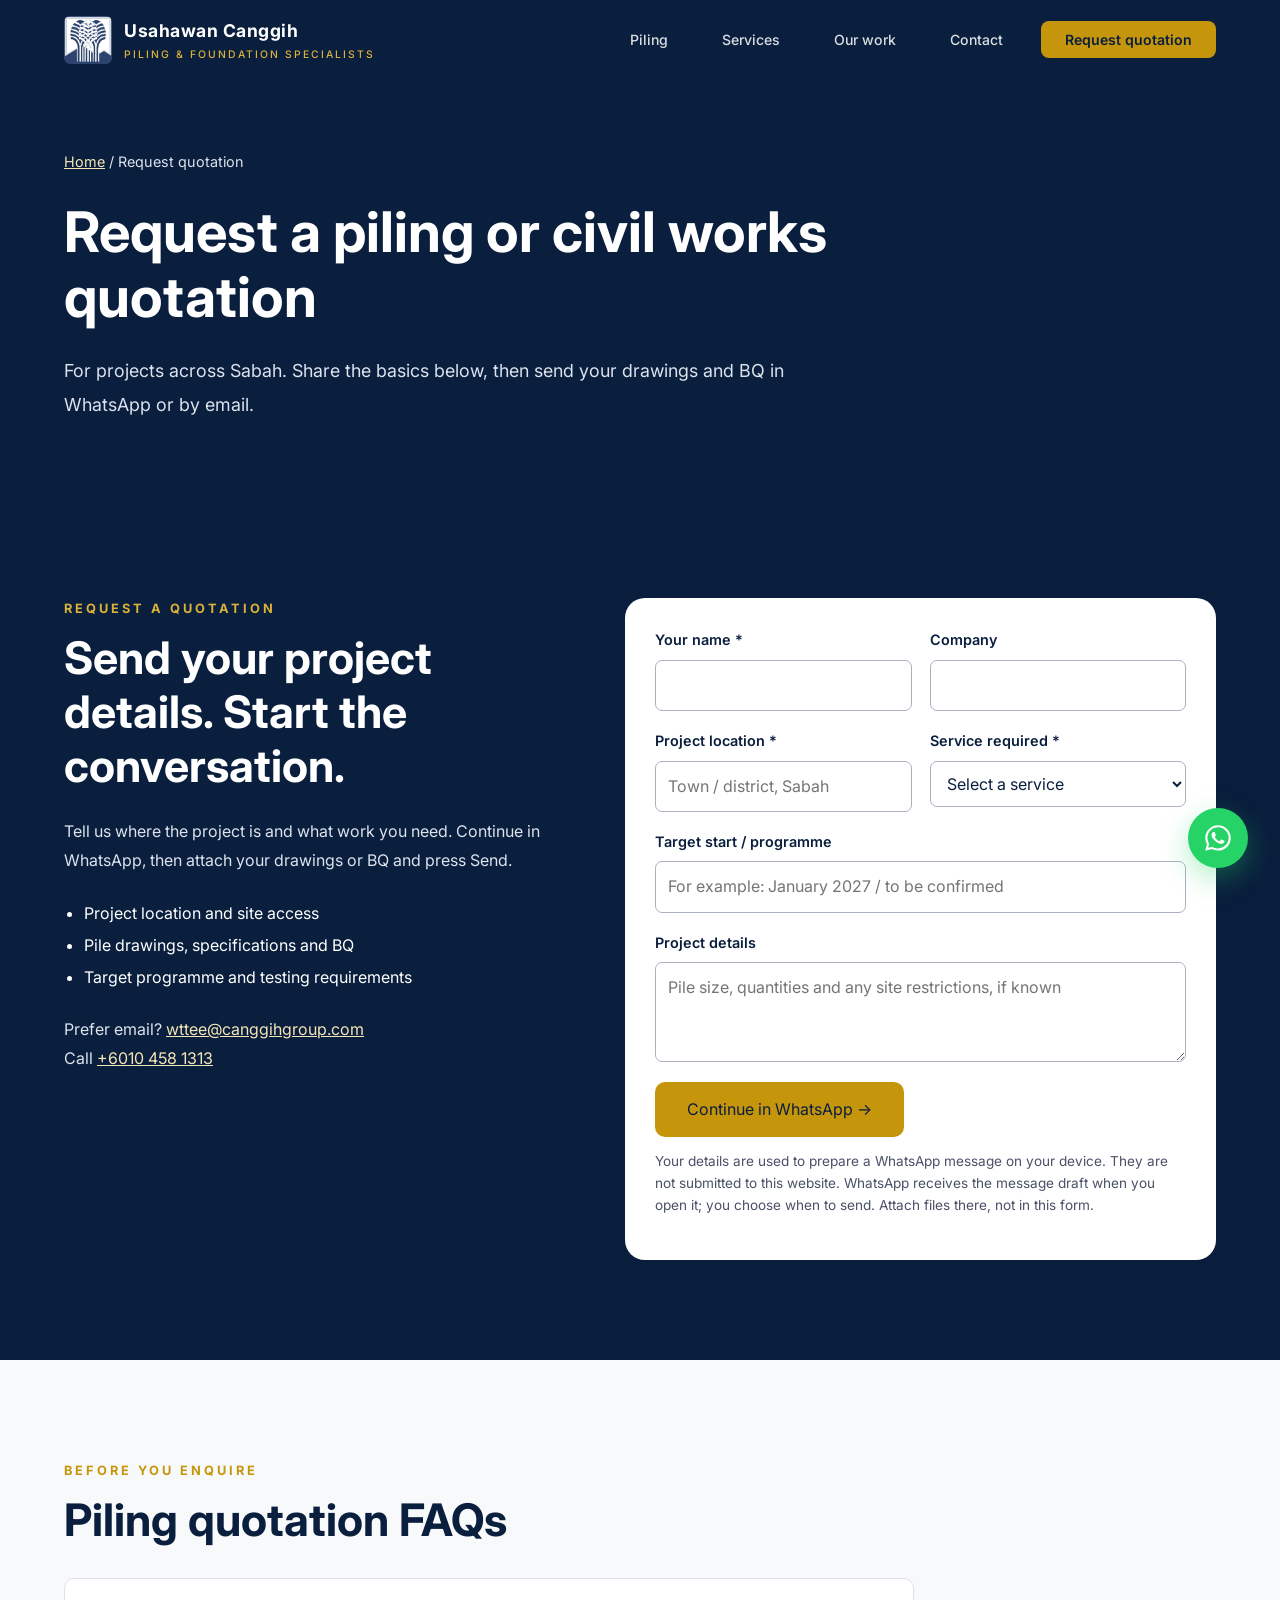
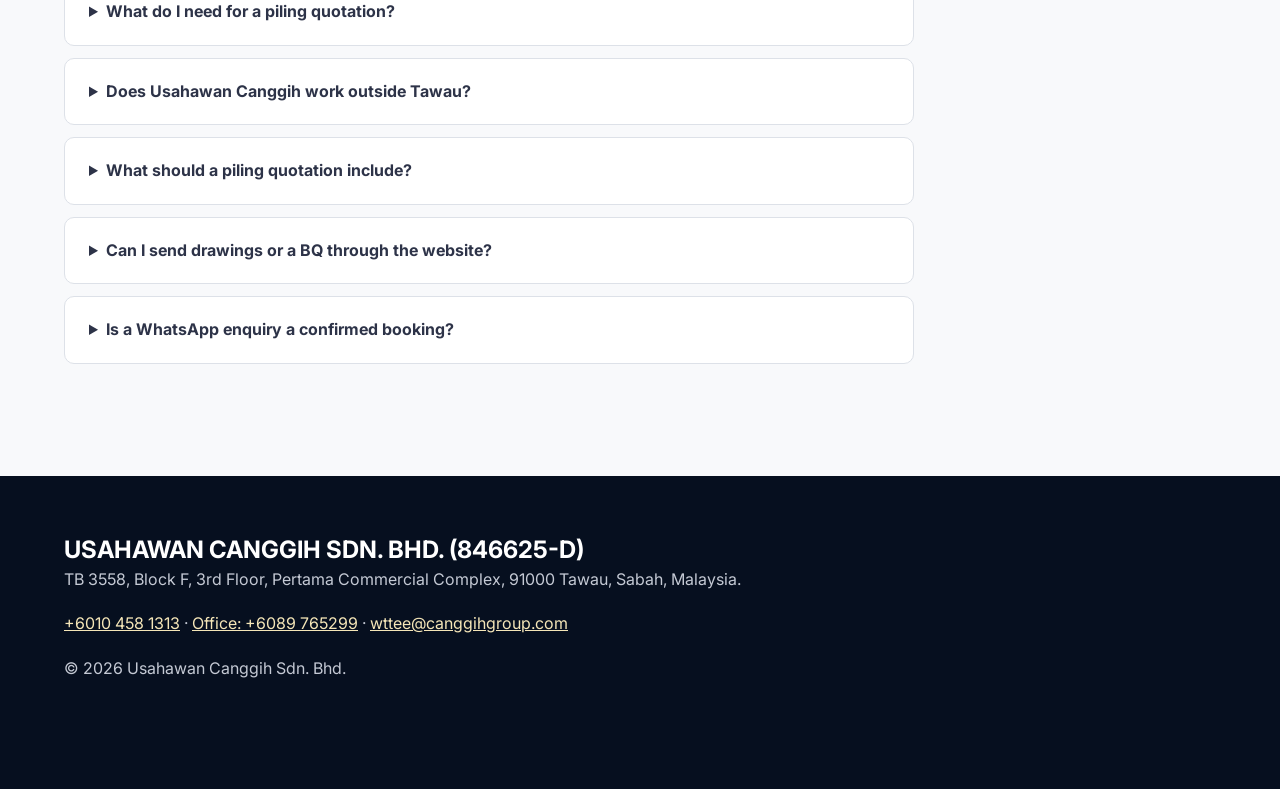
<file: request-quotation.html>
<!DOCTYPE html><html lang="en"><head><meta charset="UTF-8"><meta name="viewport" content="width=device-width, initial-scale=1"><title>Request a Piling Quotation | Sabah | Usahawan Canggih</title><meta name="description" content="Request a quotation for RC square piling, spun piling, pile testing or civil works in Sabah. Send your project details and drawings to Usahawan Canggih."><link rel="canonical" href="https://canggihgroup.com.my/request-quotation.html"><meta property="og:type" content="website"><meta property="og:locale" content="en_MY"><meta property="og:site_name" content="Usahawan Canggih"><meta property="og:title" content="Request a Piling Quotation | Sabah | Usahawan Canggih"><meta property="og:description" content="Request a quotation for RC square piling, spun piling, pile testing or civil works in Sabah. Send your project details and drawings to Usahawan Canggih."><meta property="og:url" content="https://canggihgroup.com.my/request-quotation.html"><meta property="og:image" content="https://canggihgroup.com.my/hero-piling.jpg"><meta name="twitter:card" content="summary_large_image"><script type="application/ld+json">{"@context": "https://schema.org", "@graph": [{"@type": "GeneralContractor", "@id": "https://canggihgroup.com.my/#business", "name": "Usahawan Canggih Sdn. Bhd.", "url": "https://canggihgroup.com.my/", "image": "https://canggihgroup.com.my/hero-piling.jpg", "logo": "https://canggihgroup.com.my/logo.jpg", "telephone": "+60104581313", "email": "wttee@canggihgroup.com", "address": {"@type": "PostalAddress", "streetAddress": "TB 3558, Block F, 3rd Floor, Pertama Commercial Complex", "addressLocality": "Tawau", "addressRegion": "Sabah", "postalCode": "91000", "addressCountry": "MY"}, "areaServed": {"@type": "State", "name": "Sabah"}, "identifier": "846625-D"}, {"@type": "WebSite", "@id": "https://canggihgroup.com.my/#website", "url": "https://canggihgroup.com.my/", "name": "Usahawan Canggih", "publisher": {"@id": "https://canggihgroup.com.my/#business"}}]}</script><link rel="icon" href="favicon.ico"><link rel="preconnect" href="https://fonts.googleapis.com"><link href="https://fonts.googleapis.com/css2?family=Inter:wght@400;500;600;700;800&display=swap" rel="stylesheet"><link rel="stylesheet" href="assets/site.css?v=20261117b"><link rel="stylesheet" href="assets/lead-generation.css?v=20261117b"></head><body class="service-page"><a class="skip-link" href="#main">Skip to content</a><nav class="navbar" id="navbar"><div class="container"><a href="/" class="nav-logo"><img src="logo.jpg" alt="Usahawan Canggih"><div><div class="nav-logo-text">Usahawan Canggih</div><div class="nav-logo-sub">Piling &amp; Foundation Specialists</div></div></a><button class="nav-toggle" aria-label="Open navigation" aria-expanded="false" aria-controls="navLinks" onclick="toggleNav()"><span></span><span></span><span></span></button><ul class="nav-links" id="navLinks"><li><a href="piling-contractor-sabah.html">Piling</a></li><li><a href="/#services">Services</a></li><li><a href="/#projects">Our work</a></li><li><a href="/#contact">Contact</a></li><li><a href="request-quotation.html" class="nav-cta">Request quotation</a></li></ul></div></nav><main id="main"><header class="page-hero"><div class="container"><p class="breadcrumb"><a href="/">Home</a> / Request quotation</p><h1>Request a piling or civil works quotation</h1><p class="page-lead">For projects across Sabah. Share the basics below, then send your drawings and BQ in WhatsApp or by email.</p></div></header><section class="enquiry-section" id="quotation"><div class="container enquiry-grid"><div class="enquiry-intro"><span class="section-label">Request a quotation</span><h2 class="section-title">Send your project details. Start the conversation.</h2><p>Tell us where the project is and what work you need. Continue in WhatsApp, then attach your drawings or BQ and press Send.</p><ul><li>Project location and site access</li><li>Pile drawings, specifications and BQ</li><li>Target programme and testing requirements</li></ul><p>Prefer email? <a href="mailto:wttee@canggihgroup.com">wttee@canggihgroup.com</a><br>Call <a href="tel:+60104581313">+6010 458 1313</a></p></div><form class="quote-form" data-quote-form><div class="form-grid"><div><label for="q-name">Your name *</label><input id="q-name" name="name" autocomplete="name" maxlength="100" required></div><div><label for="q-company">Company</label><input id="q-company" name="company" autocomplete="organization" maxlength="150"></div><div><label for="q-location">Project location *</label><input id="q-location" name="location" placeholder="Town / district, Sabah" maxlength="200" required></div><div><label for="q-service">Service required *</label><select id="q-service" name="service" required><option value="">Select a service</option><option>RC square piling</option><option>Spun piling</option><option>PDA / static pile testing</option><option>Civil / infrastructure works</option><option>Other / discuss my project</option></select></div><div class="field-full"><label for="q-timing">Target start / programme</label><input id="q-timing" name="timing" placeholder="For example: January 2027 / to be confirmed" maxlength="150"></div><div class="field-full"><label for="q-details">Project details</label><textarea id="q-details" name="details" placeholder="Pile size, quantities and any site restrictions, if known" maxlength="1500"></textarea></div></div><button class="btn btn-primary" type="submit" data-quote-submit disabled>Continue in WhatsApp →</button><p class="form-note">Your details are used to prepare a WhatsApp message on your device. They are not submitted to this website. WhatsApp receives the message draft when you open it; you choose when to send. Attach files there, not in this form.</p><p class="form-note" data-form-status role="status" aria-live="polite"></p><a class="quote-next" data-whatsapp-next hidden target="_blank" rel="noopener noreferrer">Open your prepared WhatsApp message →</a><noscript><p>Enable JavaScript to prepare a message, or <a href="https://wa.me/60104581313">open WhatsApp directly</a> / email the address shown.</p></noscript></form></div></section><section class="faq-section" id="faq"><div class="container"><span class="section-label">Before you enquire</span><h2 class="section-title">Piling quotation FAQs</h2><div class="faq-list"><details><summary>What do I need for a piling quotation?</summary><p>Send the project location, pile drawings and BQ, specified pile sizes and quantities, target start date and site access details. Include the soil investigation report and testing requirements if available. Tell us if quantities are provisional.</p></details><details><summary>Does Usahawan Canggih work outside Tawau?</summary><p>We are based in Tawau and accept project enquiries across Sabah. Mobilisation, plant availability, access and programme are reviewed for each project; the site location does not represent a separate company branch.</p></details><details><summary>What should a piling quotation include?</summary><p>Check the stated scope for mobilisation, pile supply and delivery, handling, driving, joints, testing, records, setting out, as-built drawings and pile-head cutting. Inclusions, exclusions and rate-only items should be confirmed in the quotation.</p></details><details><summary>Can I send drawings or a BQ through the website?</summary><p>Use the enquiry form to prepare a WhatsApp message, then attach your drawings or BQ and press Send in WhatsApp. The website does not upload files or send the message automatically. You can also email wttee@canggihgroup.com.</p></details><details><summary>Is a WhatsApp enquiry a confirmed booking?</summary><p>No. An enquiry starts a discussion. Scope, pricing, programme and commercial terms must be agreed separately before work is confirmed.</p></details></div></div></section></main><footer class="footer"><div class="container"><h3>USAHAWAN CANGGIH SDN. BHD. (846625-D)</h3><p>TB 3558, Block F, 3rd Floor, Pertama Commercial Complex, 91000 Tawau, Sabah, Malaysia.</p><p><a href="tel:+60104581313">+6010 458 1313</a> · <a href="tel:+6089765299">Office: +6089 765299</a> · <a href="mailto:wttee@canggihgroup.com">wttee@canggihgroup.com</a></p><p>© 2026 Usahawan Canggih Sdn. Bhd.</p></div></footer><a
        class="whatsapp-float"
        href="https://wa.me/60104581313?text=Hello%2C%20I%20would%20like%20to%20enquire%20about%20piling%20and%20foundation%20works."
        target="_blank"
        rel="noopener noreferrer"
        aria-label="Chat with Usahawan Canggih on WhatsApp"
        title="WhatsApp Us"
    >
        <svg viewBox="0 0 32 32" aria-hidden="true"><path d="M16.03 3.2c-7.02 0-12.73 5.68-12.73 12.66 0 2.23.58 4.42 1.69 6.34L3.2 28.8l6.79-1.78a12.8 12.8 0 0 0 6.04 1.53h.01c7.02 0 12.73-5.68 12.73-12.67C28.77 8.88 23.06 3.2 16.03 3.2Zm0 23.22h-.01c-1.9 0-3.76-.51-5.39-1.48l-.39-.23-4.03 1.06 1.08-3.91-.25-.4a10.45 10.45 0 0 1-1.61-5.6c0-5.81 4.76-10.54 10.61-10.54 2.84 0 5.5 1.1 7.51 3.09a10.44 10.44 0 0 1 3.1 7.46c0 5.82-4.76 10.55-10.62 10.55Zm5.82-7.9c-.32-.16-1.89-.93-2.18-1.04-.29-.11-.5-.16-.72.16-.21.32-.82 1.04-1.01 1.25-.19.21-.37.24-.69.08-.32-.16-1.35-.49-2.57-1.58-.95-.84-1.59-1.88-1.78-2.2-.19-.32-.02-.49.14-.65.15-.15.32-.37.48-.56.16-.19.21-.32.32-.53.11-.21.05-.4-.03-.56-.08-.16-.72-1.72-.98-2.36-.26-.62-.52-.53-.72-.54l-.61-.01c-.21 0-.56.08-.85.4-.29.32-1.11 1.08-1.11 2.63 0 1.55 1.14 3.05 1.3 3.26.16.21 2.24 3.4 5.43 4.77.76.33 1.35.52 1.81.67.76.24 1.45.21 2 .13.61-.09 1.89-.77 2.15-1.51.27-.75.27-1.39.19-1.52-.08-.13-.29-.21-.61-.37Z"/></svg>
    </a><script src="assets/navigation.js" defer></script><script src="assets/enquiry.js" defer></script></body></html>
</file>
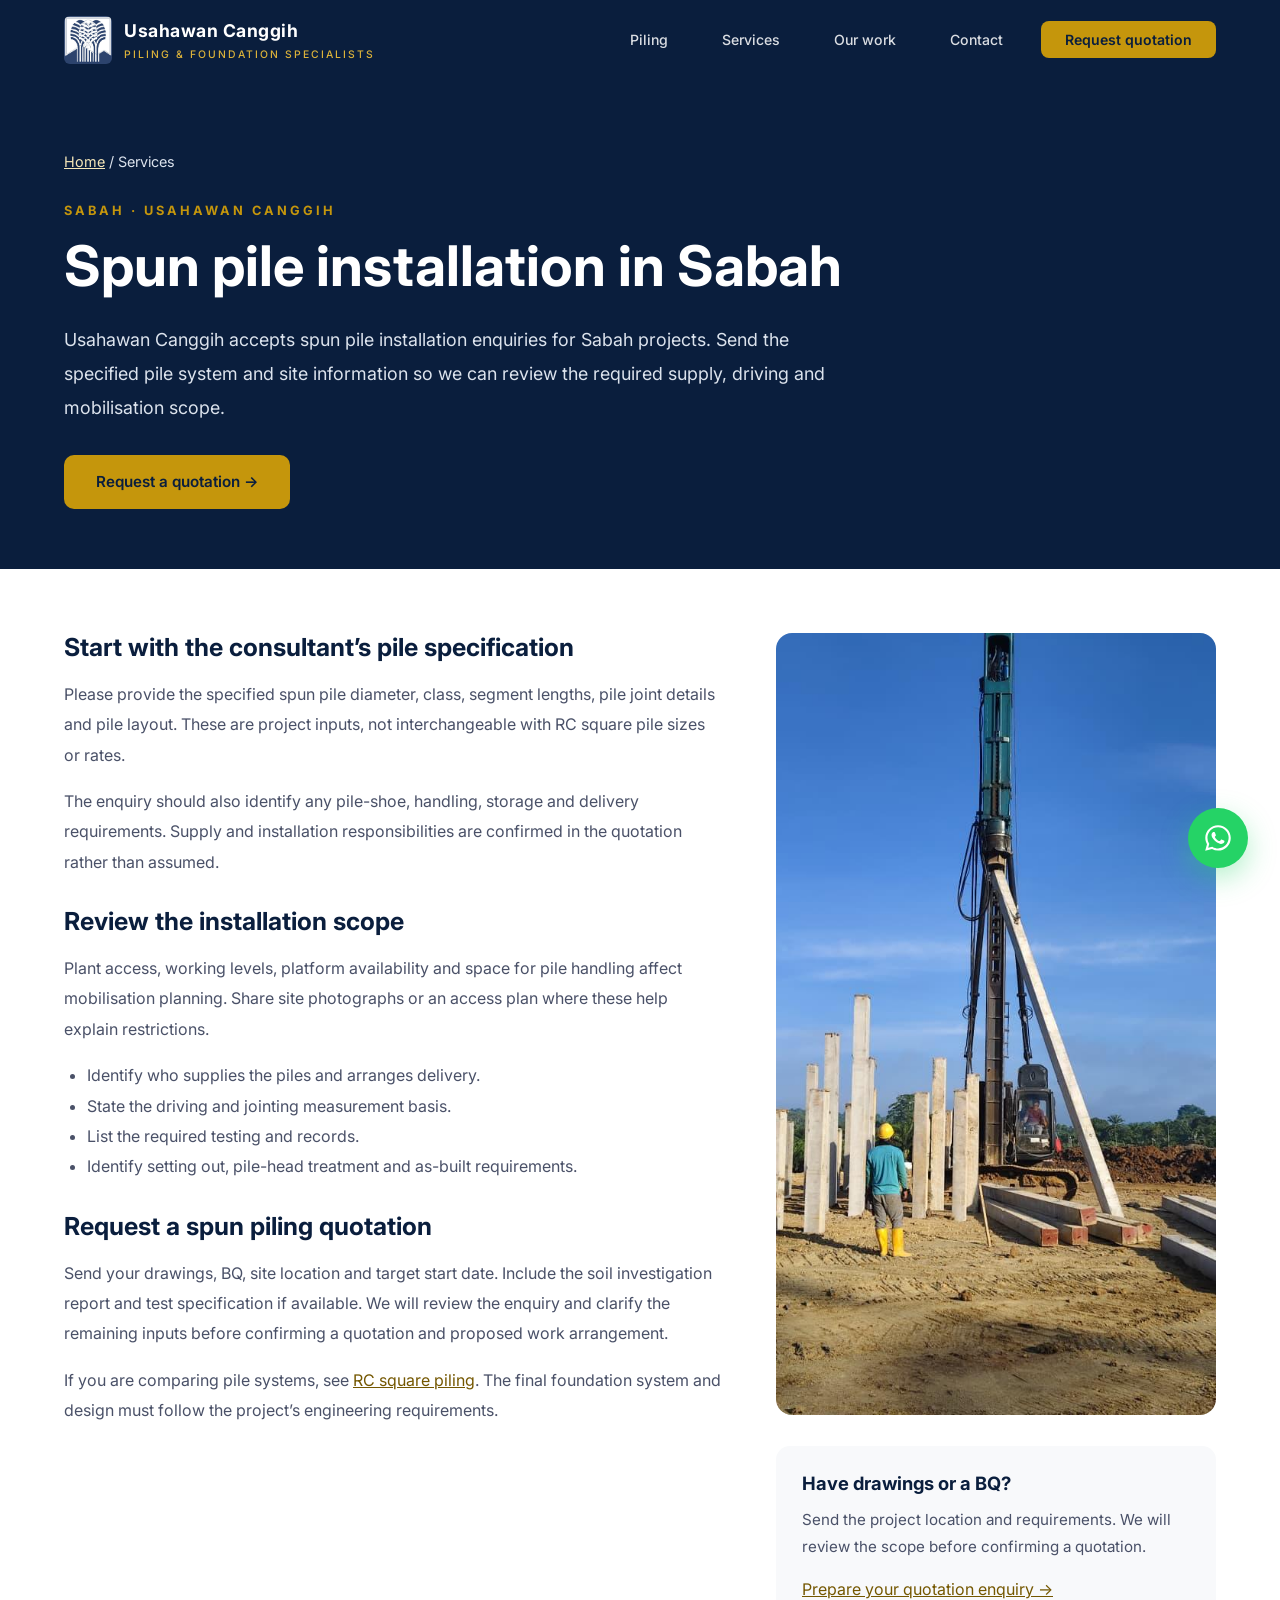
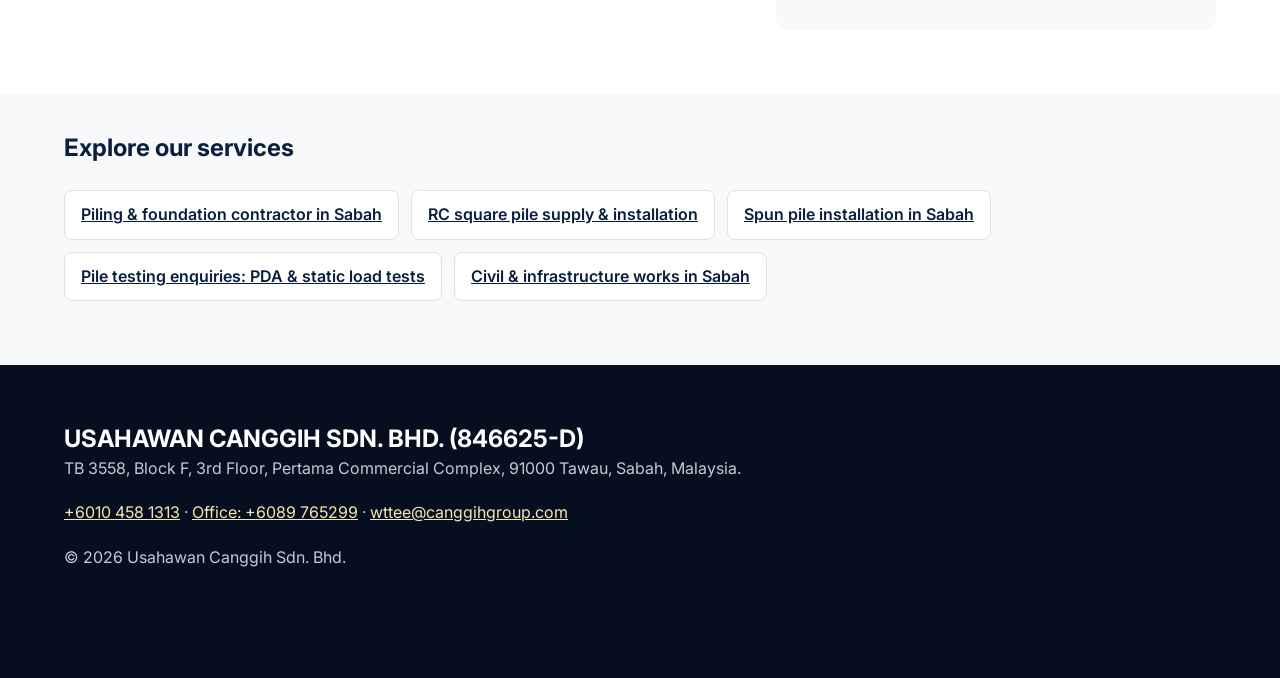
<file: spun-piling.html>
<!DOCTYPE html><html lang="en"><head><meta charset="UTF-8"><meta name="viewport" content="width=device-width, initial-scale=1"><title>Spun Pile Installation in Sabah | Usahawan Canggih</title><meta name="description" content="Request a project-specific spun piling quotation in Sabah. Share pile diameter, specification, lengths, quantities and site details with Usahawan Canggih."><link rel="canonical" href="https://canggihgroup.com.my/spun-piling.html"><meta property="og:type" content="website"><meta property="og:locale" content="en_MY"><meta property="og:site_name" content="Usahawan Canggih"><meta property="og:title" content="Spun Pile Installation in Sabah | Usahawan Canggih"><meta property="og:description" content="Request a project-specific spun piling quotation in Sabah. Share pile diameter, specification, lengths, quantities and site details with Usahawan Canggih."><meta property="og:url" content="https://canggihgroup.com.my/spun-piling.html"><meta property="og:image" content="https://canggihgroup.com.my/hero-piling.jpg"><meta name="twitter:card" content="summary_large_image"><script type="application/ld+json">{"@context": "https://schema.org", "@graph": [{"@type": "GeneralContractor", "@id": "https://canggihgroup.com.my/#business", "name": "Usahawan Canggih Sdn. Bhd.", "url": "https://canggihgroup.com.my/", "image": "https://canggihgroup.com.my/hero-piling.jpg", "logo": "https://canggihgroup.com.my/logo.jpg", "telephone": "+60104581313", "email": "wttee@canggihgroup.com", "address": {"@type": "PostalAddress", "streetAddress": "TB 3558, Block F, 3rd Floor, Pertama Commercial Complex", "addressLocality": "Tawau", "addressRegion": "Sabah", "postalCode": "91000", "addressCountry": "MY"}, "areaServed": {"@type": "State", "name": "Sabah"}, "identifier": "846625-D"}, {"@type": "WebSite", "@id": "https://canggihgroup.com.my/#website", "url": "https://canggihgroup.com.my/", "name": "Usahawan Canggih", "publisher": {"@id": "https://canggihgroup.com.my/#business"}}, {"@type": "Service", "name": "Spun pile installation in Sabah", "provider": {"@id": "https://canggihgroup.com.my/#business"}, "areaServed": {"@type": "State", "name": "Sabah"}, "url": "https://canggihgroup.com.my/spun-piling.html", "description": "Request a project-specific spun piling quotation in Sabah. Share pile diameter, specification, lengths, quantities and site details with Usahawan Canggih."}, {"@type": "BreadcrumbList", "itemListElement": [{"@type": "ListItem", "position": 1, "name": "Home", "item": "https://canggihgroup.com.my/"}, {"@type": "ListItem", "position": 2, "name": "Spun pile installation in Sabah", "item": "https://canggihgroup.com.my/spun-piling.html"}]}]}</script><link rel="icon" href="favicon.ico"><link rel="preconnect" href="https://fonts.googleapis.com"><link href="https://fonts.googleapis.com/css2?family=Inter:wght@400;500;600;700;800&display=swap" rel="stylesheet"><link rel="stylesheet" href="assets/site.css?v=20261117b"><link rel="stylesheet" href="assets/lead-generation.css?v=20261117b"></head><body class="service-page"><a class="skip-link" href="#main">Skip to content</a><nav class="navbar" id="navbar"><div class="container"><a href="/" class="nav-logo"><img src="logo.jpg" alt="Usahawan Canggih"><div><div class="nav-logo-text">Usahawan Canggih</div><div class="nav-logo-sub">Piling &amp; Foundation Specialists</div></div></a><button class="nav-toggle" aria-label="Open navigation" aria-expanded="false" aria-controls="navLinks" onclick="toggleNav()"><span></span><span></span><span></span></button><ul class="nav-links" id="navLinks"><li><a href="piling-contractor-sabah.html">Piling</a></li><li><a href="/#services">Services</a></li><li><a href="/#projects">Our work</a></li><li><a href="/#contact">Contact</a></li><li><a href="request-quotation.html" class="nav-cta">Request quotation</a></li></ul></div></nav><main id="main"><header class="page-hero"><div class="container"><p class="breadcrumb"><a href="/">Home</a> / Services</p><span class="section-label">Sabah · Usahawan Canggih</span><h1>Spun pile installation in Sabah</h1><p class="page-lead">Usahawan Canggih accepts spun pile installation enquiries for Sabah projects. Send the specified pile system and site information so we can review the required supply, driving and mobilisation scope.</p><a href="request-quotation.html" class="btn btn-primary">Request a quotation →</a></div></header><section class="service-body"><div class="container article-grid"><article class="article-copy"><h2>Start with the consultant’s pile specification</h2><p>Please provide the specified spun pile diameter, class, segment lengths, pile joint details and pile layout. These are project inputs, not interchangeable with RC square pile sizes or rates.</p><p>The enquiry should also identify any pile-shoe, handling, storage and delivery requirements. Supply and installation responsibilities are confirmed in the quotation rather than assumed.</p><h2>Review the installation scope</h2><p>Plant access, working levels, platform availability and space for pile handling affect mobilisation planning. Share site photographs or an access plan where these help explain restrictions.</p><ul><li>Identify who supplies the piles and arranges delivery.</li><li>State the driving and jointing measurement basis.</li><li>List the required testing and records.</li><li>Identify setting out, pile-head treatment and as-built requirements.</li></ul><h2>Request a spun piling quotation</h2><p>Send your drawings, BQ, site location and target start date. Include the soil investigation report and test specification if available. We will review the enquiry and clarify the remaining inputs before confirming a quotation and proposed work arrangement.</p><p>If you are comparing pile systems, see <a href="rc-square-piling.html">RC square piling</a>. The final foundation system and design must follow the project’s engineering requirements.</p></article><aside class="service-aside"><img src="images/site-05.jpg" alt="Pile installation from the Usahawan Canggih project gallery" loading="lazy"><div class="aside-card"><h2>Have drawings or a BQ?</h2><p>Send the project location and requirements. We will review the scope before confirming a quotation.</p><a href="request-quotation.html">Prepare your quotation enquiry →</a></div></aside></div></section><section class="related-section"><div class="container"><h2>Explore our services</h2><div class="service-links"><a href="piling-contractor-sabah.html">Piling &amp; foundation contractor in Sabah</a><a href="rc-square-piling.html">RC square pile supply &amp; installation</a><a href="spun-piling.html">Spun pile installation in Sabah</a><a href="pile-testing.html">Pile testing enquiries: PDA &amp; static load tests</a><a href="civil-infrastructure-works.html">Civil &amp; infrastructure works in Sabah</a></div></div></section></main><footer class="footer"><div class="container"><h3>USAHAWAN CANGGIH SDN. BHD. (846625-D)</h3><p>TB 3558, Block F, 3rd Floor, Pertama Commercial Complex, 91000 Tawau, Sabah, Malaysia.</p><p><a href="tel:+60104581313">+6010 458 1313</a> · <a href="tel:+6089765299">Office: +6089 765299</a> · <a href="mailto:wttee@canggihgroup.com">wttee@canggihgroup.com</a></p><p>© 2026 Usahawan Canggih Sdn. Bhd.</p></div></footer><a
        class="whatsapp-float"
        href="https://wa.me/60104581313?text=Hello%2C%20I%20would%20like%20to%20enquire%20about%20piling%20and%20foundation%20works."
        target="_blank"
        rel="noopener noreferrer"
        aria-label="Chat with Usahawan Canggih on WhatsApp"
        title="WhatsApp Us"
    >
        <svg viewBox="0 0 32 32" aria-hidden="true"><path d="M16.03 3.2c-7.02 0-12.73 5.68-12.73 12.66 0 2.23.58 4.42 1.69 6.34L3.2 28.8l6.79-1.78a12.8 12.8 0 0 0 6.04 1.53h.01c7.02 0 12.73-5.68 12.73-12.67C28.77 8.88 23.06 3.2 16.03 3.2Zm0 23.22h-.01c-1.9 0-3.76-.51-5.39-1.48l-.39-.23-4.03 1.06 1.08-3.91-.25-.4a10.45 10.45 0 0 1-1.61-5.6c0-5.81 4.76-10.54 10.61-10.54 2.84 0 5.5 1.1 7.51 3.09a10.44 10.44 0 0 1 3.1 7.46c0 5.82-4.76 10.55-10.62 10.55Zm5.82-7.9c-.32-.16-1.89-.93-2.18-1.04-.29-.11-.5-.16-.72.16-.21.32-.82 1.04-1.01 1.25-.19.21-.37.24-.69.08-.32-.16-1.35-.49-2.57-1.58-.95-.84-1.59-1.88-1.78-2.2-.19-.32-.02-.49.14-.65.15-.15.32-.37.48-.56.16-.19.21-.32.32-.53.11-.21.05-.4-.03-.56-.08-.16-.72-1.72-.98-2.36-.26-.62-.52-.53-.72-.54l-.61-.01c-.21 0-.56.08-.85.4-.29.32-1.11 1.08-1.11 2.63 0 1.55 1.14 3.05 1.3 3.26.16.21 2.24 3.4 5.43 4.77.76.33 1.35.52 1.81.67.76.24 1.45.21 2 .13.61-.09 1.89-.77 2.15-1.51.27-.75.27-1.39.19-1.52-.08-.13-.29-.21-.61-.37Z"/></svg>
    </a><script src="assets/navigation.js" defer></script><script src="assets/enquiry.js" defer></script></body></html>
</file>
<file: assets/site.css>
:root {
            --navy: #0a1e3d;
            --navy-light: #132d54;
            --navy-dark: #060f1f;
            --gold: #c5960c;
            --gold-light: #dbb23a;
            --gold-pale: #f5e6b8;
            --white: #ffffff;
            --gray-50: #f8f9fb;
            --gray-100: #eef0f4;
            --gray-200: #dde1e8;
            --gray-300: #c4c9d4;
            --gray-400: #8d95a5;
            --gray-500: #6b7385;
            --gray-600: #4a5168;
            --gray-700: #2d3348;
            --gray-800: #1a1f30;
            --shadow-sm: 0 1px 3px rgba(10,30,61,0.08);
            --shadow-md: 0 4px 20px rgba(10,30,61,0.1);
            --shadow-lg: 0 10px 40px rgba(10,30,61,0.15);
            --shadow-xl: 0 20px 60px rgba(10,30,61,0.2);
            --radius: 12px;
            --radius-lg: 20px;
        }

        * { margin: 0; padding: 0; box-sizing: border-box; }
        html { scroll-behavior: smooth; }

        body {
            font-family: 'Inter', -apple-system, BlinkMacSystemFont, 'Segoe UI', sans-serif;
            color: var(--gray-700);
            line-height: 1.7;
            background: var(--white);
            overflow-x: hidden;
        }

        /* ── Typography ── */
        h1, h2, h3, h4, h5, h6 { font-weight: 700; line-height: 1.2; color: var(--navy); }
        h1 { font-size: clamp(2.4rem, 5vw, 4rem); }
        h2 { font-size: clamp(1.8rem, 3.5vw, 2.8rem); }
        h3 { font-size: clamp(1.2rem, 2vw, 1.5rem); }
        p { margin-bottom: 1rem; }

        .section-label {
            text-transform: uppercase;
            font-size: 0.8rem;
            font-weight: 700;
            letter-spacing: 3px;
            color: var(--gold);
            margin-bottom: 0.75rem;
            display: block;
        }

        .section-title {
            margin-bottom: 1.5rem;
        }

        .section-desc {
            font-size: 1.1rem;
            color: var(--gray-500);
            max-width: 680px;
            line-height: 1.8;
        }

        /* ── Layout ── */
        .container {
            max-width: 1200px;
            margin: 0 auto;
            padding: 0 24px;
        }

        section {
            padding: 100px 0;
        }

        /* ── Animations ── */
        @keyframes fadeInUp {
            from { opacity: 0; transform: translateY(50px); }
            to { opacity: 1; transform: translateY(0); }
        }
        @keyframes fadeIn {
            from { opacity: 0; }
            to { opacity: 1; }
        }
        @keyframes scaleIn {
            from { opacity: 0; transform: scale(0.9); }
            to { opacity: 1; transform: scale(1); }
        }
        @keyframes slideInLeft {
            from { opacity: 0; transform: translateX(-60px); }
            to { opacity: 1; transform: translateX(0); }
        }
        @keyframes slideInRight {
            from { opacity: 0; transform: translateX(60px); }
            to { opacity: 1; transform: translateX(0); }
        }
        @keyframes countUp {
            from { opacity: 0; transform: translateY(20px); }
            to { opacity: 1; transform: translateY(0); }
        }

        .reveal {
            opacity: 0;
            transform: translateY(40px);
            transition: all 0.8s cubic-bezier(0.16, 1, 0.3, 1);
        }
        .reveal.visible {
            opacity: 1;
            transform: translateY(0);
        }
        .reveal-delay-1 { transition-delay: 0.1s; }
        .reveal-delay-2 { transition-delay: 0.2s; }
        .reveal-delay-3 { transition-delay: 0.3s; }
        .reveal-delay-4 { transition-delay: 0.4s; }

        /* ══════════════════════════════════════
           NAVIGATION
        ══════════════════════════════════════ */
        .navbar {
            position: fixed;
            top: 0;
            left: 0;
            right: 0;
            z-index: 1000;
            padding: 16px 0;
            transition: all 0.4s ease;
        }
        .navbar.scrolled {
            background: rgba(10, 30, 61, 0.97);
            backdrop-filter: blur(20px);
            padding: 10px 0;
            box-shadow: 0 4px 30px rgba(0,0,0,0.2);
        }
        .navbar .container {
            display: flex;
            align-items: center;
            justify-content: space-between;
        }
        .nav-logo {
            display: flex;
            align-items: center;
            gap: 12px;
            text-decoration: none;
        }
        .nav-logo img {
            height: 48px;
            width: auto;
            border-radius: 6px;
        }
        .navbar.scrolled .nav-logo img {
            height: 40px;
        }
        .nav-logo-text {
            font-size: 1.1rem;
            font-weight: 700;
            color: var(--white);
            letter-spacing: 0.5px;
        }
        .nav-logo-sub {
            font-size: 0.65rem;
            color: var(--gold-light);
            text-transform: uppercase;
            letter-spacing: 2px;
            font-weight: 500;
        }
        .nav-links {
            display: flex;
            gap: 8px;
            list-style: none;
        }
        .nav-links a {
            color: rgba(255,255,255,0.85);
            text-decoration: none;
            font-size: 0.88rem;
            font-weight: 500;
            padding: 8px 16px;
            border-radius: 8px;
            transition: all 0.3s ease;
        }
        .nav-links a:hover {
            color: var(--white);
            background: rgba(255,255,255,0.1);
        }
        .nav-cta {
            background: var(--gold) !important;
            color: var(--navy) !important;
            font-weight: 600 !important;
            padding: 10px 24px !important;
        }
        .nav-cta:hover {
            background: var(--gold-light) !important;
        }

        /* Mobile menu */
        .nav-toggle {
            display: none;
            flex-direction: column;
            gap: 5px;
            cursor: pointer;
            padding: 8px;
        }
        .nav-toggle span {
            width: 24px;
            height: 2px;
            background: var(--white);
            border-radius: 2px;
            transition: all 0.3s ease;
        }

        /* ══════════════════════════════════════
           HERO
        ══════════════════════════════════════ */
        .hero {
            position: relative;
            min-height: 100vh;
            display: flex;
            align-items: center;
            overflow: hidden;
            background: var(--navy-dark);
        }
        .hero-bg {
            position: absolute;
            inset: 0;
            background: url('../hero-piling.jpg') center/cover no-repeat;
            filter: brightness(0.35);
        }
        .hero-overlay {
            position: absolute;
            inset: 0;
            background: linear-gradient(135deg, rgba(6,15,31,0.85) 0%, rgba(10,30,61,0.6) 50%, rgba(6,15,31,0.75) 100%);
        }
        .hero-content {
            position: relative;
            z-index: 2;
            padding: 140px 0 100px;
        }
        .hero-badge {
            display: inline-flex;
            align-items: center;
            gap: 8px;
            background: rgba(197,150,12,0.15);
            border: 1px solid rgba(197,150,12,0.3);
            padding: 8px 20px;
            border-radius: 50px;
            font-size: 0.8rem;
            font-weight: 600;
            color: var(--gold-light);
            text-transform: uppercase;
            letter-spacing: 2px;
            margin-bottom: 28px;
            animation: fadeInUp 0.8s ease forwards;
        }
        .hero h1 {
            color: var(--white);
            max-width: 750px;
            margin-bottom: 24px;
            font-weight: 800;
            animation: fadeInUp 0.8s ease 0.15s both;
        }
        .hero h1 span {
            color: var(--gold-light);
        }
        .hero-desc {
            font-size: 1.2rem;
            color: rgba(255,255,255,0.7);
            max-width: 560px;
            margin-bottom: 40px;
            line-height: 1.8;
            animation: fadeInUp 0.8s ease 0.3s both;
        }
        .hero-actions {
            display: flex;
            gap: 16px;
            flex-wrap: wrap;
            animation: fadeInUp 0.8s ease 0.45s both;
        }
        .btn {
            display: inline-flex;
            align-items: center;
            gap: 8px;
            padding: 14px 32px;
            border-radius: 10px;
            font-size: 0.95rem;
            font-weight: 600;
            text-decoration: none;
            transition: all 0.3s ease;
            cursor: pointer;
            border: none;
        }
        .btn-primary {
            background: var(--gold);
            color: var(--navy);
        }
        .btn-primary:hover {
            background: var(--gold-light);
            transform: translateY(-2px);
            box-shadow: 0 8px 30px rgba(197,150,12,0.3);
        }
        .btn-outline {
            background: transparent;
            color: var(--white);
            border: 2px solid rgba(255,255,255,0.3);
        }
        .btn-outline:hover {
            border-color: var(--white);
            background: rgba(255,255,255,0.1);
            transform: translateY(-2px);
        }

        /* Hero stats */
        .hero-stats {
            display: flex;
            gap: 48px;
            margin-top: 60px;
            padding-top: 40px;
            border-top: 1px solid rgba(255,255,255,0.1);
            animation: fadeInUp 0.8s ease 0.6s both;
        }
        .hero-stat {
            text-align: left;
        }
        .hero-stat-num {
            font-size: 2.4rem;
            font-weight: 800;
            color: var(--gold-light);
            line-height: 1;
            margin-bottom: 6px;
        }
        .hero-stat-label {
            font-size: 0.82rem;
            color: rgba(255,255,255,0.5);
            text-transform: uppercase;
            letter-spacing: 1.5px;
            font-weight: 500;
        }

        /* ══════════════════════════════════════
           ABOUT
        ══════════════════════════════════════ */
        .about {
            background: var(--white);
        }
        .about-grid {
            display: grid;
            grid-template-columns: 1fr 1fr;
            gap: 80px;
            align-items: center;
        }
        .about-image {
            position: relative;
            border-radius: var(--radius-lg);
            overflow: hidden;
            box-shadow: var(--shadow-xl);
        }
        .about-image img {
            width: 100%;
            height: 450px;
            object-fit: cover;
            display: block;
        }
        .about-image-badge {
            position: absolute;
            bottom: 24px;
            left: 24px;
            background: var(--navy);
            color: var(--white);
            padding: 16px 24px;
            border-radius: var(--radius);
            display: flex;
            align-items: center;
            gap: 12px;
        }
        .about-image-badge .big-num {
            font-size: 2rem;
            font-weight: 800;
            color: var(--gold-light);
            line-height: 1;
        }
        .about-image-badge .badge-text {
            font-size: 0.78rem;
            text-transform: uppercase;
            letter-spacing: 1px;
            line-height: 1.4;
            font-weight: 500;
        }
        .about-text h2 {
            margin-bottom: 24px;
        }
        .about-text p {
            color: var(--gray-500);
            font-size: 1.02rem;
            line-height: 1.85;
        }
        .about-highlights {
            display: grid;
            grid-template-columns: 1fr 1fr;
            gap: 16px;
            margin-top: 32px;
        }
        .about-highlight {
            display: flex;
            align-items: flex-start;
            gap: 12px;
            padding: 16px;
            background: var(--gray-50);
            border-radius: var(--radius);
            transition: all 0.3s ease;
        }
        .about-highlight:hover {
            background: var(--gray-100);
            transform: translateY(-2px);
        }
        .about-highlight-icon {
            width: 40px;
            height: 40px;
            background: linear-gradient(135deg, var(--navy), var(--navy-light));
            border-radius: 10px;
            display: flex;
            align-items: center;
            justify-content: center;
            color: var(--gold-light);
            flex-shrink: 0;
        }
        .about-highlight-icon svg,
        .service-card-icon svg,
        .equipment-item-icon svg,
        .group-card-icon svg,
        .contact-detail-icon svg {
            width: 22px;
            height: 22px;
            stroke: currentColor;
            stroke-width: 2;
            fill: none;
            stroke-linecap: round;
            stroke-linejoin: round;
        }
        .service-card-icon svg,
        .equipment-item-icon svg,
        .group-card-icon svg {
            width: 24px;
            height: 24px;
        }
        .about-highlight h4 {
            font-size: 0.9rem;
            font-weight: 600;
            margin-bottom: 2px;
        }
        .about-highlight p {
            font-size: 0.8rem;
            color: var(--gray-400);
            margin: 0;
        }

        /* ══════════════════════════════════════
           STATS BAR
        ══════════════════════════════════════ */
        .stats-bar {
            background: linear-gradient(135deg, var(--navy) 0%, var(--navy-light) 100%);
            padding: 60px 0;
        }
        .stats-grid {
            display: grid;
            grid-template-columns: repeat(4, 1fr);
            gap: 40px;
            text-align: center;
        }
        .stat-item {
            position: relative;
        }
        .stat-item::after {
            content: '';
            position: absolute;
            right: 0;
            top: 50%;
            transform: translateY(-50%);
            width: 1px;
            height: 50px;
            background: rgba(255,255,255,0.15);
        }
        .stat-item:last-child::after { display: none; }
        .stat-number {
            font-size: 3rem;
            font-weight: 800;
            color: var(--gold-light);
            line-height: 1;
            margin-bottom: 8px;
        }
        .stat-label {
            font-size: 0.85rem;
            color: rgba(255,255,255,0.6);
            text-transform: uppercase;
            letter-spacing: 2px;
            font-weight: 500;
        }

        /* ══════════════════════════════════════
           SERVICES
        ══════════════════════════════════════ */
        .services {
            background: var(--gray-50);
        }
        .services-header {
            text-align: center;
            margin-bottom: 64px;
        }
        .services-header .section-desc {
            margin: 0 auto;
        }
        .services-grid {
            display: grid;
            grid-template-columns: repeat(3, 1fr);
            gap: 28px;
        }
        .service-card {
            background: var(--white);
            border-radius: var(--radius-lg);
            overflow: hidden;
            box-shadow: var(--shadow-sm);
            transition: all 0.4s cubic-bezier(0.16, 1, 0.3, 1);
            position: relative;
        }
        .service-card:hover {
            transform: translateY(-8px);
            box-shadow: var(--shadow-lg);
        }
        .service-card-img {
            height: 220px;
            overflow: hidden;
        }
        .service-card-img img {
            width: 100%;
            height: 100%;
            object-fit: cover;
            transition: transform 0.6s ease;
        }
        .service-card:hover .service-card-img img {
            transform: scale(1.08);
        }
        .service-card-body {
            padding: 28px;
        }
        .service-card-icon {
            width: 50px;
            height: 50px;
            background: linear-gradient(135deg, var(--navy), var(--navy-light));
            border-radius: 12px;
            display: flex;
            align-items: center;
            justify-content: center;
            color: var(--gold-light);
            font-size: 1.3rem;
            margin-bottom: 16px;
            margin-top: -42px;
            position: relative;
            box-shadow: var(--shadow-md);
        }
        .service-card h3 {
            margin-bottom: 12px;
            font-size: 1.2rem;
        }
        .service-card p {
            color: var(--gray-500);
            font-size: 0.92rem;
            line-height: 1.7;
            margin-bottom: 16px;
        }
        .service-card-features {
            list-style: none;
            padding: 0;
        }
        .service-card-features li {
            font-size: 0.85rem;
            color: var(--gray-500);
            padding: 4px 0;
            display: flex;
            align-items: center;
            gap: 8px;
        }
        .service-card-features li::before {
            content: '✓';
            color: var(--gold);
            font-weight: 700;
            font-size: 0.8rem;
        }

        /* ══════════════════════════════════════
           PROJECTS GALLERY
        ══════════════════════════════════════ */
        .projects {
            background: var(--white);
        }
        .projects-header {
            text-align: center;
            margin-bottom: 64px;
        }
        .projects-header .section-desc {
            margin: 0 auto;
        }
        .gallery-grid {
            display: grid;
            grid-template-columns: repeat(4, 1fr);
            grid-auto-rows: 240px;
            gap: 16px;
        }
        .gallery-item {
            border-radius: var(--radius);
            overflow: hidden;
            position: relative;
            cursor: pointer;
        }
        .gallery-item img {
            width: 100%;
            height: 100%;
            object-fit: cover;
            transition: transform 0.6s ease;
        }
        .gallery-item:hover img {
            transform: scale(1.1);
        }
        .gallery-item::after {
            content: '';
            position: absolute;
            inset: 0;
            background: linear-gradient(to top, rgba(10,30,61,0.7) 0%, transparent 50%);
            opacity: 0;
            transition: opacity 0.3s ease;
        }
        .gallery-item:hover::after {
            opacity: 1;
        }
        .gallery-item .caption {
            position: absolute;
            bottom: 16px;
            left: 16px;
            right: 16px;
            color: var(--white);
            font-size: 0.85rem;
            font-weight: 600;
            z-index: 2;
            opacity: 0;
            transform: translateY(10px);
            transition: all 0.3s ease;
        }
        .gallery-item:hover .caption {
            opacity: 1;
            transform: translateY(0);
        }
        .gallery-wide { grid-column: span 2; }
        .gallery-tall { grid-row: span 2; }

        /* ══════════════════════════════════════
           EQUIPMENT
        ══════════════════════════════════════ */
        .equipment {
            background: linear-gradient(135deg, var(--navy-dark) 0%, var(--navy) 100%);
            color: var(--white);
            position: relative;
            overflow: hidden;
        }
        .equipment::before {
            content: '';
            position: absolute;
            top: -50%;
            right: -20%;
            width: 600px;
            height: 600px;
            border-radius: 50%;
            background: rgba(197,150,12,0.03);
        }
        .equipment .section-label { color: var(--gold-light); }
        .equipment h2 { color: var(--white); }
        .equipment .section-desc { color: rgba(255,255,255,0.6); }
        .equipment-grid {
            display: grid;
            grid-template-columns: 1fr 1fr;
            gap: 60px;
            align-items: center;
            margin-top: 48px;
        }
        .equipment-image {
            border-radius: var(--radius-lg);
            overflow: hidden;
            box-shadow: 0 20px 60px rgba(0,0,0,0.3);
        }
        .equipment-image img {
            width: 100%;
            height: 400px;
            object-fit: cover;
            display: block;
        }
        .equipment-list {
            display: flex;
            flex-direction: column;
            gap: 20px;
        }
        .equipment-item {
            display: flex;
            align-items: flex-start;
            gap: 16px;
            padding: 20px;
            background: rgba(255,255,255,0.05);
            border-radius: var(--radius);
            border: 1px solid rgba(255,255,255,0.08);
            transition: all 0.3s ease;
        }
        .equipment-item:hover {
            background: rgba(255,255,255,0.08);
            transform: translateX(8px);
        }
        .equipment-item-icon {
            width: 48px;
            height: 48px;
            background: rgba(197,150,12,0.15);
            border-radius: 12px;
            display: flex;
            align-items: center;
            justify-content: center;
            font-size: 1.2rem;
            flex-shrink: 0;
        }
        .equipment-item h4 {
            color: var(--white);
            font-size: 1rem;
            margin-bottom: 4px;
        }
        .equipment-item p {
            color: rgba(255,255,255,0.5);
            font-size: 0.88rem;
            margin: 0;
        }

        /* ══════════════════════════════════════
           GROUP COMPANIES
        ══════════════════════════════════════ */
        .group {
            background: var(--gray-50);
        }
        .group-header {
            text-align: center;
            margin-bottom: 64px;
        }
        .group-header .section-desc {
            margin: 0 auto;
        }
        .group-grid {
            display: grid;
            grid-template-columns: repeat(5, 1fr);
            gap: 20px;
        }
        .group-card {
            background: var(--white);
            border-radius: var(--radius);
            padding: 32px 24px;
            text-align: center;
            box-shadow: var(--shadow-sm);
            transition: all 0.4s ease;
            border: 1px solid var(--gray-100);
        }
        .group-card:hover {
            transform: translateY(-6px);
            box-shadow: var(--shadow-lg);
            border-color: var(--gold);
        }
        .group-card-icon {
            width: 56px;
            height: 56px;
            margin: 0 auto 16px;
            background: linear-gradient(135deg, var(--navy), var(--navy-light));
            border-radius: 14px;
            display: flex;
            align-items: center;
            justify-content: center;
            font-size: 1.5rem;
        }
        .group-card h4 {
            font-size: 0.95rem;
            margin-bottom: 8px;
            color: var(--navy);
        }
        .group-card p {
            font-size: 0.82rem;
            color: var(--gray-400);
            margin: 0;
            line-height: 1.5;
        }

        /* ══════════════════════════════════════
           CONTACT
        ══════════════════════════════════════ */
        .contact {
            background: var(--white);
        }
        .contact-grid {
            display: grid;
            grid-template-columns: 1fr 1fr;
            gap: 60px;
        }
        .contact-info h2 {
            margin-bottom: 16px;
        }
        .contact-info > p {
            color: var(--gray-500);
            margin-bottom: 36px;
            font-size: 1.05rem;
        }
        .contact-details {
            display: flex;
            flex-direction: column;
            gap: 24px;
        }
        .contact-detail {
            display: flex;
            align-items: flex-start;
            gap: 16px;
        }
        .contact-detail-icon {
            width: 48px;
            height: 48px;
            background: var(--gray-50);
            border-radius: 12px;
            display: flex;
            align-items: center;
            justify-content: center;
            font-size: 1.2rem;
            flex-shrink: 0;
            color: var(--navy);
        }
        .contact-detail h4 {
            font-size: 0.9rem;
            font-weight: 600;
            margin-bottom: 4px;
        }
        .contact-detail p {
            font-size: 0.92rem;
            color: var(--gray-500);
            margin: 0;
        }
        .contact-detail a {
            color: var(--navy);
            text-decoration: none;
            font-weight: 500;
        }
        .contact-detail a:hover {
            color: var(--gold);
        }
        .contact-map {
            border-radius: var(--radius-lg);
            overflow: hidden;
            box-shadow: var(--shadow-lg);
            min-height: 400px;
            background: var(--gray-100);
        }
        .contact-map iframe {
            width: 100%;
            height: 100%;
            min-height: 400px;
            border: 0;
        }

        /* ══════════════════════════════════════
           FOOTER
        ══════════════════════════════════════ */
        .footer {
            background: var(--navy-dark);
            color: rgba(255,255,255,0.5);
            padding: 60px 0 30px;
        }
        .footer-grid {
            display: grid;
            grid-template-columns: 2fr 1fr 1fr 1.5fr;
            gap: 48px;
            margin-bottom: 48px;
        }
        .footer-brand .nav-logo {
            margin-bottom: 16px;
        }
        .footer-brand p {
            font-size: 0.88rem;
            line-height: 1.7;
            color: rgba(255,255,255,0.4);
        }
        .footer h5 {
            color: var(--white);
            font-size: 0.9rem;
            text-transform: uppercase;
            letter-spacing: 1.5px;
            margin-bottom: 20px;
        }
        .footer-links {
            list-style: none;
        }
        .footer-links li {
            margin-bottom: 10px;
        }
        .footer-links a {
            color: rgba(255,255,255,0.4);
            text-decoration: none;
            font-size: 0.88rem;
            transition: color 0.3s ease;
        }
        .footer-links a:hover {
            color: var(--gold-light);
        }
        .footer-bottom {
            border-top: 1px solid rgba(255,255,255,0.08);
            padding-top: 24px;
            display: flex;
            justify-content: space-between;
            align-items: center;
            font-size: 0.82rem;
        }

        /* ══════════════════════════════════════
           LIGHTBOX
        ══════════════════════════════════════ */
        .lightbox {
            display: none;
            position: fixed;
            inset: 0;
            z-index: 9999;
            background: rgba(0,0,0,0.92);
            align-items: center;
            justify-content: center;
            cursor: pointer;
        }
        .lightbox.active { display: flex; }
        .lightbox img {
            max-width: 90vw;
            max-height: 90vh;
            object-fit: contain;
            border-radius: 8px;
            box-shadow: 0 0 60px rgba(0,0,0,0.5);
        }
        .lightbox-close {
            position: absolute;
            top: 24px;
            right: 24px;
            width: 48px;
            height: 48px;
            background: rgba(255,255,255,0.1);
            border: none;
            border-radius: 50%;
            color: white;
            font-size: 1.5rem;
            cursor: pointer;
            display: flex;
            align-items: center;
            justify-content: center;
            transition: background 0.3s ease;
        }
        .lightbox-close:hover {
            background: rgba(255,255,255,0.2);
        }

        /* ══════════════════════════════════════
           RESPONSIVE
        ══════════════════════════════════════ */
        @media (max-width: 1024px) {
            .services-grid { grid-template-columns: repeat(2, 1fr); }
            .group-grid { grid-template-columns: repeat(3, 1fr); }
            .gallery-grid { grid-template-columns: repeat(3, 1fr); }
            .footer-grid { grid-template-columns: repeat(2, 1fr); }
        }

        @media (max-width: 768px) {
            section { padding: 64px 0; }
            
            .nav-links { 
                display: none;
                position: absolute;
                top: 100%;
                left: 0;
                right: 0;
                background: var(--navy);
                flex-direction: column;
                padding: 20px;
                gap: 4px;
                box-shadow: var(--shadow-lg);
            }
            .nav-links.active { display: flex; }
            .nav-toggle { display: flex; }
            
            .hero-stats {
                flex-direction: column;
                gap: 24px;
            }
            .about-grid {
                grid-template-columns: 1fr;
                gap: 40px;
            }
            .stats-grid {
                grid-template-columns: repeat(2, 1fr);
                gap: 32px;
            }
            .stat-item::after { display: none; }
            .services-grid { grid-template-columns: 1fr; }
            .equipment-grid { grid-template-columns: 1fr; }
            .group-grid { grid-template-columns: repeat(2, 1fr); }
            .gallery-grid {
                grid-template-columns: repeat(2, 1fr);
                grid-auto-rows: 180px;
            }
            .gallery-wide { grid-column: span 2; }
            .gallery-tall { grid-row: span 1; }
            .contact-grid { grid-template-columns: 1fr; }
            .footer-grid { grid-template-columns: 1fr; }
            .footer-bottom { flex-direction: column; gap: 12px; text-align: center; }
        }

        @media (max-width: 480px) {
            .group-grid { grid-template-columns: 1fr; }
            .gallery-grid {
                grid-template-columns: 1fr;
                grid-auto-rows: 200px;
            }
            .gallery-wide { grid-column: span 1; }
            .about-highlights { grid-template-columns: 1fr; }
        }

        /* ── Floating action buttons ── */
        .whatsapp-float {
            position: fixed;
            bottom: 32px;
            right: 32px;
            width: 60px;
            height: 60px;
            background: #25d366;
            color: var(--white);
            border-radius: 50%;
            display: flex;
            align-items: center;
            justify-content: center;
            box-shadow: 0 10px 28px rgba(37, 211, 102, 0.35);
            z-index: 1001;
            text-decoration: none;
            transition: transform 0.25s ease, box-shadow 0.25s ease, background 0.25s ease;
        }
        .whatsapp-float:hover {
            transform: translateY(-3px) scale(1.04);
            box-shadow: 0 14px 36px rgba(37, 211, 102, 0.45);
            background: #1ebe5d;
        }
        .whatsapp-float svg {
            width: 32px;
            height: 32px;
            fill: currentColor;
        }

        /* ── Back to top ── */
        .back-to-top {
            position: fixed;
            bottom: 104px;
            right: 38px;
            width: 48px;
            height: 48px;
            background: var(--navy);
            color: var(--gold-light);
            border: none;
            border-radius: 50%;
            font-size: 1.2rem;
            cursor: pointer;
            display: flex;
            align-items: center;
            justify-content: center;
            box-shadow: var(--shadow-md);
            opacity: 0;
            transform: translateY(20px);
            transition: all 0.3s ease;
            z-index: 1000;
        }
        .back-to-top.visible {
            opacity: 1;
            transform: translateY(0);
        }
        .back-to-top:hover {
            background: var(--gold);
            color: var(--navy);
        }

        @media (max-width: 480px) {
            .whatsapp-float {
                width: 56px;
                height: 56px;
                bottom: 20px;
                right: 20px;
            }
            .back-to-top {
                bottom: 88px;
                right: 24px;
            }
        }
</file>
<file: assets/lead-generation.css>
/* Shared enquiry and service-page layer; preserves the original navy/gold site. */
.skip-link{position:fixed;left:16px;top:-80px;z-index:9999;background:#fff;color:#0a1e3d;padding:12px 20px;border:2px solid #c5960c}
.skip-link:focus{top:12px}
.hero-content{width:100%;padding-left:24px;padding-right:24px}
:focus-visible{outline:3px solid #c5960c;outline-offset:4px}
button.nav-toggle{background:none;border:0;padding:10px;color:inherit;cursor:pointer}
.service-links{display:flex;flex-wrap:wrap;gap:12px;margin-top:28px}
.service-links a{display:inline-block;padding:10px 16px;border:1px solid var(--gray-200);border-radius:8px;background:#fff;color:var(--navy);font-weight:600}
.service-links a:hover{border-color:var(--gold);background:var(--gold-pale)}
.enquiry-section{background:var(--navy);color:#fff}
.enquiry-section .section-label{color:var(--gold-light)}
.enquiry-grid{display:grid;grid-template-columns:1fr 1.15fr;gap:48px;align-items:start}
.enquiry-intro p{color:#dce3ed;line-height:1.8}
.enquiry-intro ul{padding-left:20px;margin:22px 0;line-height:2}
.enquiry-intro a:not(.btn){color:var(--gold-pale);text-decoration:underline}
.quote-form{background:#fff;color:var(--navy);border-radius:20px;padding:30px;box-shadow:var(--shadow-lg)}
.form-grid{display:grid;grid-template-columns:1fr 1fr;gap:18px}
.field-full{grid-column:1/-1}
.quote-form label{display:block;font-size:.9rem;font-weight:600;margin-bottom:7px}
.quote-form input,.quote-form select,.quote-form textarea{display:block;width:100%;min-width:0;font:inherit;font-size:16px;border:1px solid #aab2c0;border-radius:7px;padding:11px 12px;background:#fff;color:var(--navy)}
.quote-form textarea{resize:vertical;min-height:100px}
.quote-form button{border:0;cursor:pointer;font:inherit;margin-top:20px;max-width:100%;white-space:normal}
.form-note{font-size:.85rem;line-height:1.6;margin:14px 0 0;color:#4a5168}
.quote-next{display:block;font-weight:600;margin-top:14px;color:#0a1e3d;text-decoration:underline}
.quote-next[hidden]{display:none}
.faq-section{background:var(--gray-50)}
.faq-list{max-width:850px;margin-top:30px}
.faq-list details{background:#fff;border:1px solid var(--gray-200);border-radius:10px;padding:20px 24px;margin-bottom:12px}
.faq-list summary{font-weight:700;cursor:pointer;line-height:1.6}
.faq-list details p{margin:14px 0 0;color:var(--gray-600);line-height:1.8}
.service-page .navbar{background:var(--navy)}
.page-hero{padding:150px 0 60px;background:var(--navy);color:#fff}
.page-hero .breadcrumb{font-size:.9rem;margin-bottom:26px;color:#dce3ed}
.page-hero .breadcrumb a{color:var(--gold-pale);text-decoration:underline}
.page-hero h1{font-size:clamp(2rem,4.5vw,3.5rem);max-width:930px;line-height:1.16;margin-bottom:24px}
.page-hero .page-lead{font-size:1.12rem;max-width:790px;line-height:1.9;color:#dce3ed}
.page-hero .btn{margin-top:14px}
.page-hero h1,.enquiry-section h2,.service-page .footer h3{color:#fff}
.service-body{padding:64px 0}
.article-grid{display:grid;grid-template-columns:minmax(0,1.5fr) minmax(240px,1fr);gap:52px}
.article-copy h2{font-size:1.55rem;margin:30px 0 16px}
.article-copy h2:first-child{margin-top:0}
.article-copy p,.article-copy li{line-height:1.9;color:var(--gray-600)}
.article-copy ul,.article-copy ol{padding-left:23px;margin-bottom:24px}
.article-copy a{color:#745700;text-decoration:underline}
.service-aside img{width:100%;height:auto;border-radius:16px;margin-bottom:22px}
.service-aside{min-width:0}
.aside-card{background:var(--gray-50);padding:26px;border-radius:14px}
.aside-card h2{font-size:1.15rem;margin-bottom:12px}
.aside-card p{font-size:.95rem;color:var(--gray-600);line-height:1.8}
.aside-card a{color:#745700;text-decoration:underline;overflow-wrap:anywhere}
.related-section{padding:40px 0 64px;background:var(--gray-50)}
.related-section h2{font-size:1.5rem}
.service-page .footer{padding-bottom:90px}
.service-page .footer p{color:#c4c9d4;line-height:1.8;max-width:850px}
.service-page .footer a{color:var(--gold-pale);text-decoration:underline}
.service-page .nav-links{gap:22px}
@media(max-width:800px){.enquiry-grid,.article-grid{grid-template-columns:1fr;gap:30px}.page-hero{padding:125px 0 45px}.quote-form{padding:24px}.service-aside img{max-height:340px;object-fit:cover}.enquiry-section,.faq-section{padding:65px 0}}
@media(max-width:480px){.form-grid{grid-template-columns:1fr}.field-full{grid-column:auto}.quote-form{padding:20px}.page-hero h1{font-size:2rem}.service-links{gap:9px}.service-links a{font-size:.9rem;padding:9px 12px}.faq-list details{padding:18px}.service-page .nav-logo-sub{font-size:.6rem}}
@media(max-width:480px){.stats-grid{grid-template-columns:repeat(2,minmax(0,1fr));gap:22px}.stat-item{min-width:0}.stat-number{font-size:2.3rem}.hero-badge{font-size:.68rem;letter-spacing:1px;padding:8px 12px}.hero-actions .btn{max-width:100%;padding-left:22px;padding-right:22px}}
@media(prefers-reduced-motion:reduce){*{scroll-behavior:auto!important;animation:none!important;transition:none!important}.reveal{opacity:1!important;transform:none!important}}
</file>
